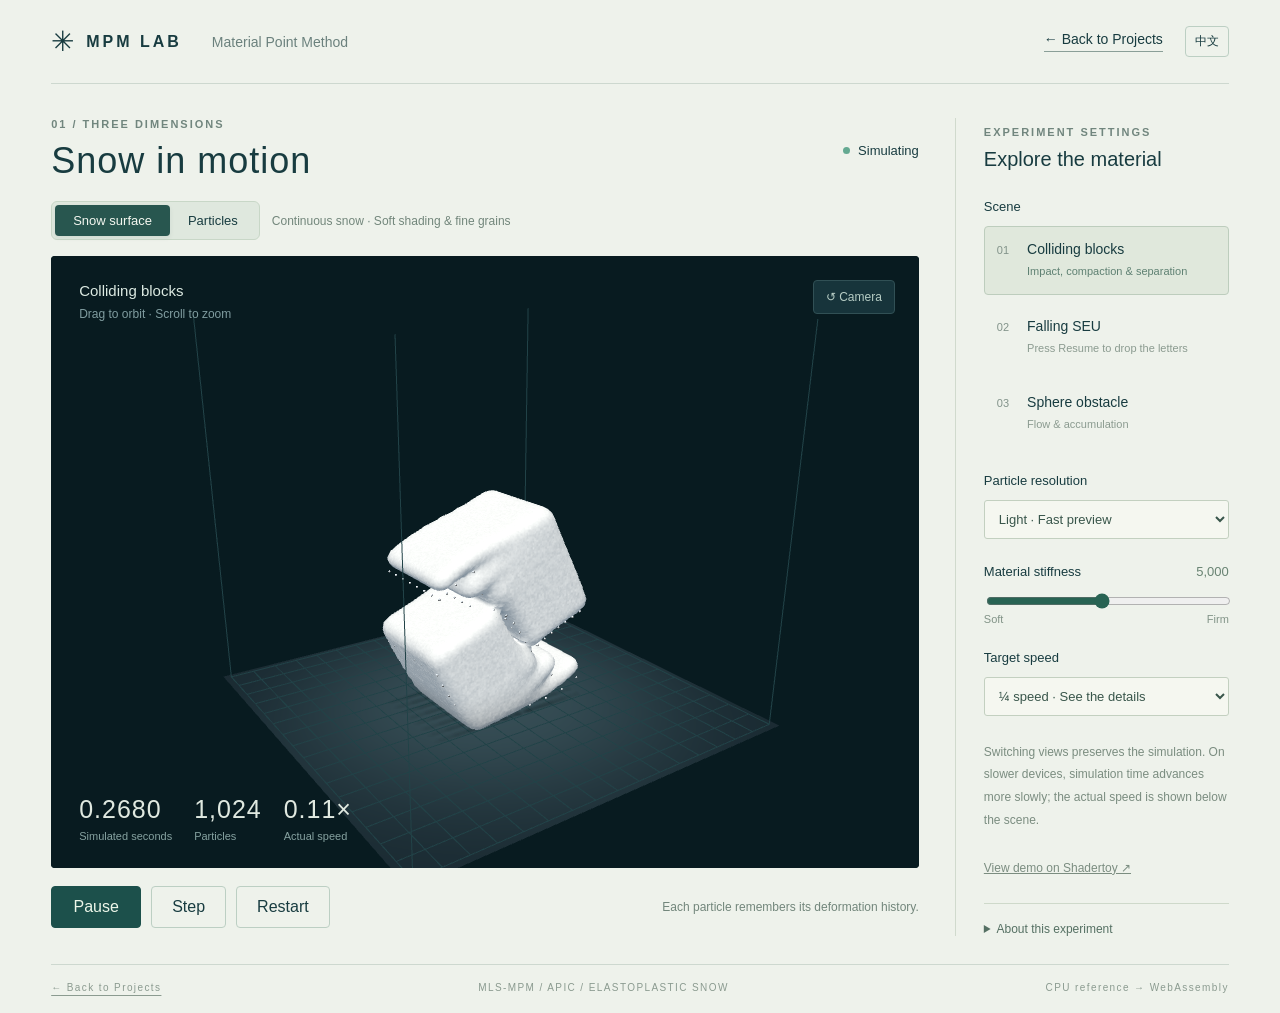
<file: showcase/mpm/index.html>
<!doctype html><html lang="en"><head><meta charset="utf-8"><meta name="viewport" content="width=device-width,initial-scale=1"><title>Snow in motion · MPM Lab</title><link rel="stylesheet" href="style.css"><link rel="icon" href="data:image/svg+xml,%3Csvg xmlns='http://www.w3.org/2000/svg' viewBox='0 0 64 64'%3E%3Crect width='64' height='64' rx='14' fill='%230c272d'/%3E%3Cpath d='M32 10v44M13 21l38 22M13 43l38-22' stroke='%239fe6cf' stroke-width='5'/%3E%3C/svg%3E"><link rel="alternate" hreflang="en" href="index.html"><link rel="alternate" hreflang="zh-CN" href="index-CN.html"></head>
<body data-view="snow"><header><a class="brand" href="./">✳ <span>MPM LAB</span></a><span class="edition">Material Point Method</span><nav class="header-links" aria-label="Pages and language"><a href="../../#projects">← Back to Projects</a><a class="language-link" href="index-CN.html" lang="zh-CN" hreflang="zh-CN" aria-label="切换到中文">中文</a></nav></header>
<main><section class="experiment"><div class="heading"><div><p class="eyebrow">01 / THREE DIMENSIONS</p><h1>Snow in motion</h1></div><span class="live"><i></i><span id="status">Preparing simulation</span></span></div>
<div class="view-toolbar"><div class="view-switch" role="group" aria-label="Display mode"><button data-view="snow" aria-pressed="true">Snow surface</button><button data-view="particles" aria-pressed="false">Particles</button></div><span id="viewNote">Continuous snow · Soft shading & fine grains</span></div><div class="viewport"><canvas id="view" aria-label="Interactive 3D snow simulation"></canvas><div class="canvas-label"><span id="sceneLabel">Colliding blocks</span><small>Drag to orbit · Scroll to zoom</small></div><button id="camera" class="camera" title="Reset camera">↺ Camera</button><div class="stats"><div><span id="time">0.000</span><small>Simulated seconds</small></div><div><span id="count">—</span><small>Particles</small></div><div><span id="rate">—</span><small>Actual speed</small></div></div><div id="error" role="alert" hidden></div></div>
<div class="transport"><button id="play" class="primary" disabled>Pause</button><button id="step" disabled>Step</button><button id="reset" disabled>Restart</button><span class="hint">Each particle remembers its deformation history.</span></div></section>
<aside><p class="eyebrow">EXPERIMENT SETTINGS</p><h2>Explore the material</h2><label class="field-label">Scene</label><div class="scenes"><button data-scene="0" class="selected"><b>01</b><span>Colliding blocks<small>Impact, compaction & separation</small></span></button><button data-scene="1"><b>02</b><span>Falling SEU<small>Press Resume to drop the letters</small></span></button><button data-scene="2"><b>03</b><span>Sphere obstacle<small>Flow & accumulation</small></span></button></div>
<label class="field-label" for="quality">Particle resolution</label><select id="quality"><option value="8">Light · Fast preview</option><option value="10">Standard · Balanced</option><option value="12">Fine · More detail</option></select>
<label class="field-label" for="stiffness">Material stiffness <output id="stiffValue">5,000</output></label><input id="stiffness" type="range" min="500" max="10000" step="500" value="5000"><div class="range-caption"><span>Soft</span><span>Firm</span></div>
<label class="field-label" for="speed">Target speed</label><select id="speed"><option value="0.25">¼ speed · See the details</option><option value="0.5">½ speed</option><option value="1">1× speed</option></select>
<div class="legend" id="particleLegend" hidden><i></i><span>Uncompressed</span><i></i><span>Compacted</span></div><p class="note">Switching views preserves the simulation. On slower devices, simulation time advances more slowly; the actual speed is shown below the scene.</p>
<p class="note"><a class="download" href="https://www.shadertoy.com/view/s3d3Wl" target="_blank" rel="noopener noreferrer">View demo on Shadertoy ↗</a></p><details><summary>About this experiment</summary><p>3D MLS-MPM + APIC with an elastoplastic snow model. WebAssembly runs the same double-precision C++ core as the native reference; WebGL 2 renders the scene.</p><p>The snow surface is reconstructed from particle density, with cool shadows, soft shading and procedural crystal detail. The particle view shows the original samples. Both views share one simulation.</p><p>32³ grid · Fixed step 0.0005 s · Density 400 · Compression threshold 2.5% · Stretch threshold 0.75%. Lengths are in meters; stiffness is in Pa.</p><p><a href="https://github.com/UUNagato/MPM-SnowSimulation" target="_blank" rel="noreferrer">Original project ↗</a></p></details></aside></main>
<footer><a href="../../#projects">← Back to Projects</a><span>MLS-MPM / APIC / ELASTOPLASTIC SNOW</span><span>CPU reference → WebAssembly</span></footer><script type="module" src="app.js"></script></body></html>
</file>
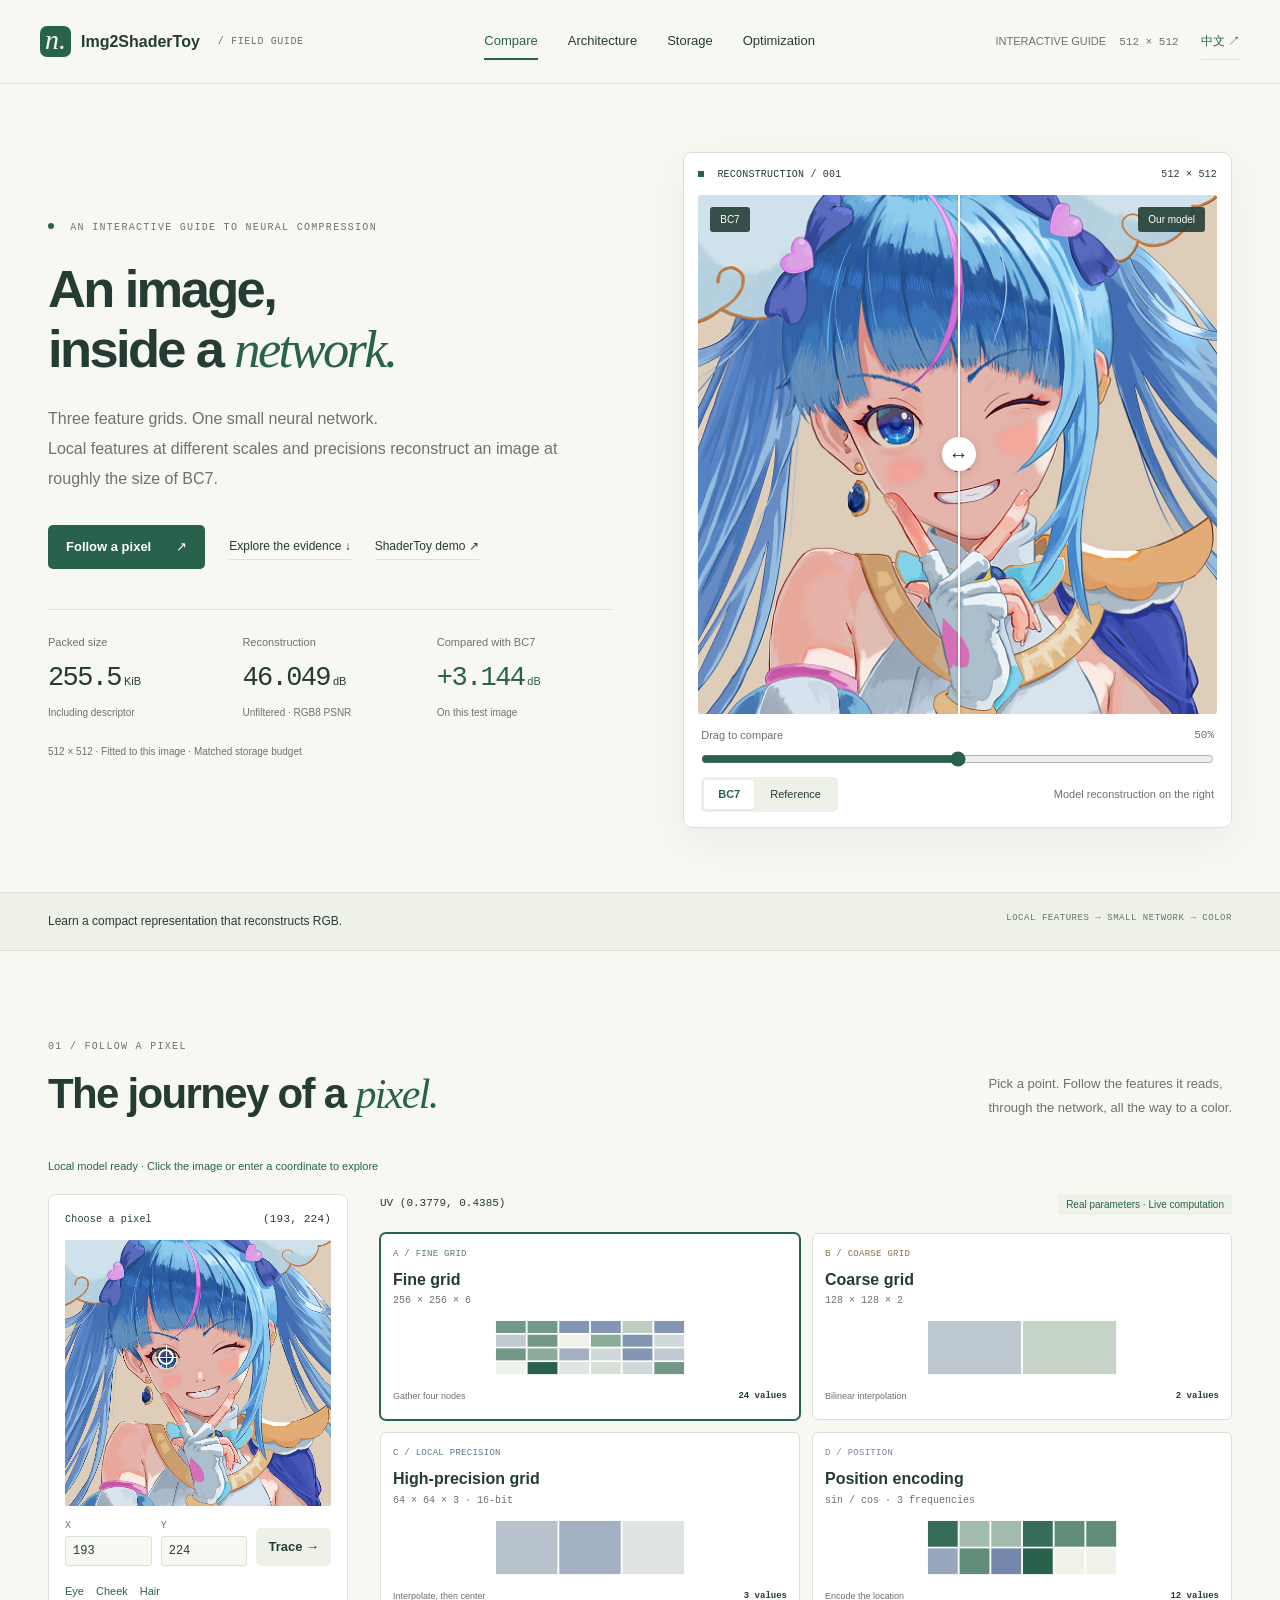
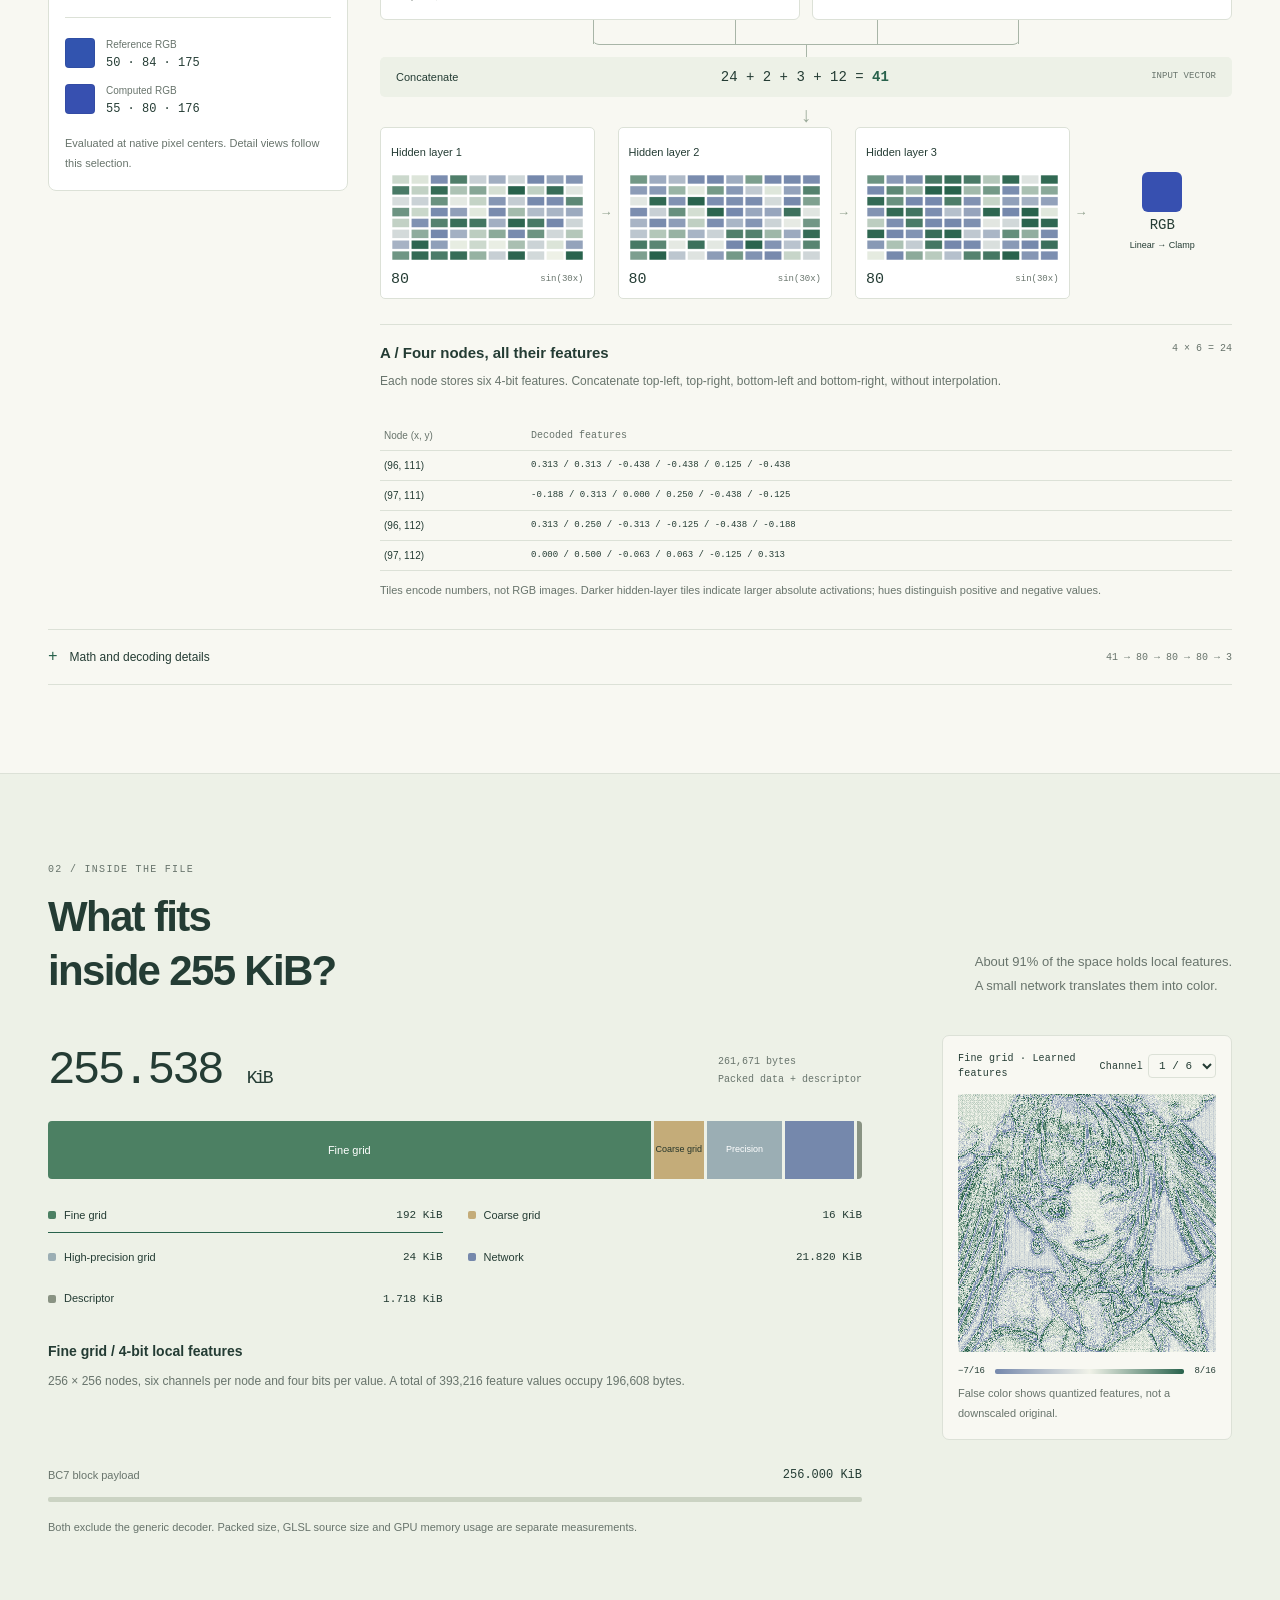
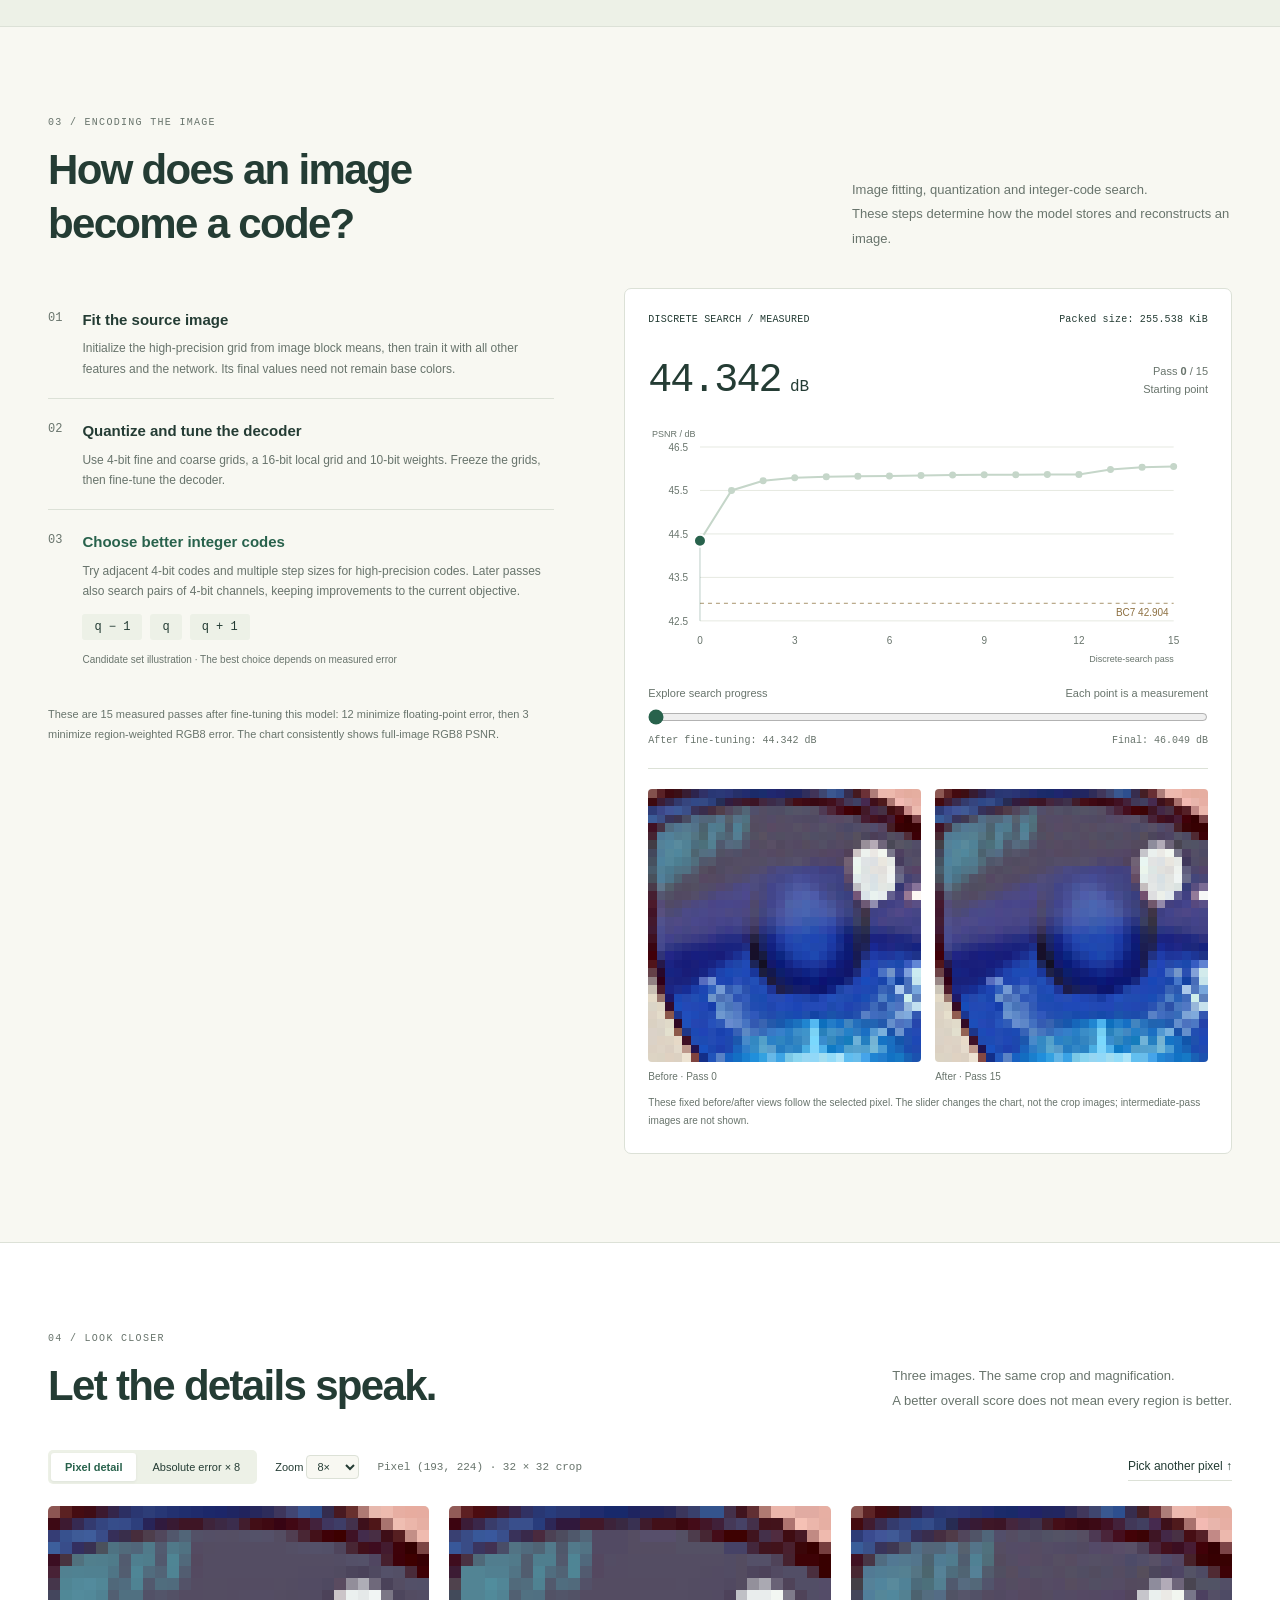
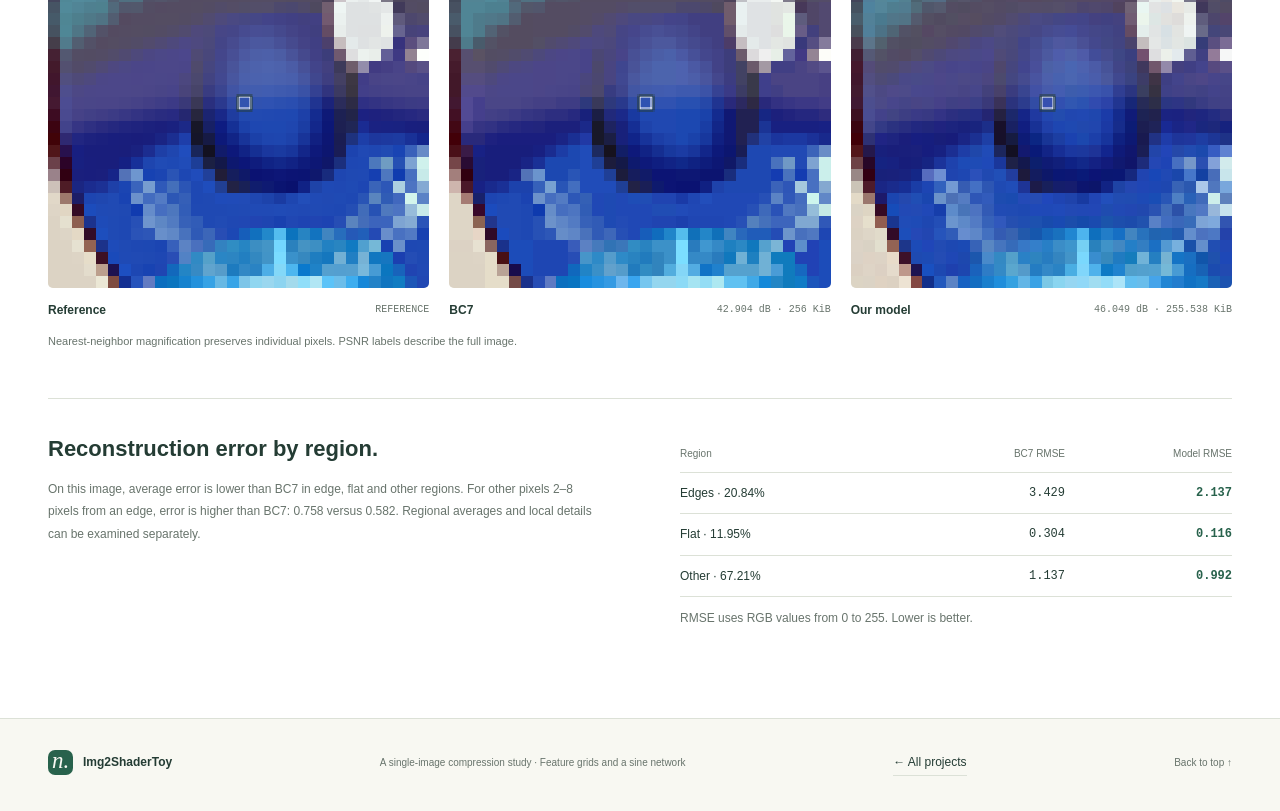
<file: showcase/network-explainer/index.html>
<!doctype html>
<html lang="en">
<head>
  <meta charset="utf-8">
  <meta name="viewport" content="width=device-width,initial-scale=1">
  <meta name="description" content="Explore neural image compression: three feature grids at different precisions and a small sine network reconstruct a pixel.">
  <meta name="color-scheme" content="light">
  <title>An image, inside a network · Img2ShaderToy</title>
  <link rel="icon" href="assets/favicon.svg" type="image/svg+xml">
  <link rel="stylesheet" href="styles.css">
  <script type="module" src="app.mjs"></script>
</head>
<body>
<a class="skip" href="#main">Skip to content</a>
<header class="header">
  <a class="brand" href="#"><span class="brand-mark" aria-hidden="true">n.</span> Img2ShaderToy <span class="brand-note">/ FIELD GUIDE</span></a>
  <nav aria-label="Chapters"><a href="#compare">Compare</a><a href="#architecture">Architecture</a><a href="#storage">Storage</a><a href="#optimization">Optimization</a></nav>
  <div class="header-tools"><span class="edition">INTERACTIVE GUIDE <span>512 × 512</span></span><a class="language-switch" href="index-CN.html" lang="zh-CN" hreflang="zh-CN" aria-label="切换到中文">中文 ↗</a></div>
</header>
<main id="main">
<section class="hero shell" id="compare">
  <div class="hero-copy">
    <p class="eyebrow"><span class="live-dot"></span> AN INTERACTIVE GUIDE TO NEURAL COMPRESSION</p>
    <h1>An image,<br>inside a <span class="serif-accent">network.</span></h1>
    <p class="intro">Three feature grids. One small neural network.<br>Local features at different scales and precisions reconstruct an image at roughly the size of BC7.</p>
    <div class="hero-actions"><a class="button primary" href="#architecture">Follow a pixel <span aria-hidden="true">↗</span></a><a class="text-link" href="#evidence">Explore the evidence ↓</a><a class="text-link" href="https://www.shadertoy.com/view/733GWs" target="_blank" rel="noopener noreferrer">ShaderToy demo ↗</a></div>
    <div class="hero-stats">
      <div><span class="stat-label">Packed size</span><strong>255.5<span> KiB</span></strong><small>Including descriptor</small></div>
      <div><span class="stat-label">Reconstruction</span><strong>46.049<span> dB</span></strong><small>Unfiltered · RGB8 PSNR</small></div>
      <div><span class="stat-label">Compared with BC7</span><strong class="green">+3.144<span> dB</span></strong><small>On this test image</small></div>
    </div>
    <p class="scope-note">512 × 512 · Fitted to this image · Matched storage budget</p>
  </div>
  <div class="comparison-panel">
    <div class="panel-top"><span><span class="mini-square"></span> RECONSTRUCTION / 001</span><span>512 × 512</span></div>
    <div class="compare-stage" id="compare-stage">
      <img id="compare-right" src="assets/neural.png" alt="Test image reconstructed by the neural model" width="512" height="512" draggable="false">
      <img class="compare-left" id="compare-left" src="assets/bc7.png" alt="The same test image reconstructed with BC7" width="512" height="512" draggable="false">
      <span class="image-label left" id="left-label">BC7</span><span class="image-label right">Our model</span>
      <div class="split-line" id="split-line"><span aria-hidden="true">↔</span></div>
    </div>
    <div class="comparison-controls">
      <label class="range-label" for="split">Drag to compare <output id="split-value">50%</output></label>
      <input type="range" id="split" min="0" max="100" value="50" aria-label="Image comparison divider">
      <div class="control-row"><div class="segmented" aria-label="Left comparison image"><button class="active" data-compare="bc7" aria-pressed="true">BC7</button><button data-compare="original" aria-pressed="false">Reference</button></div><span class="small muted">Model reconstruction on the right</span></div>
    </div>
  </div>
</section>
<div class="chapter-strip"><div class="shell"><span>Learn a compact representation that reconstructs RGB.</span><span class="mono">LOCAL FEATURES → SMALL NETWORK → COLOR</span></div></div>

<section id="architecture" class="section shell">
  <div class="section-heading"><div><p class="eyebrow">01 / FOLLOW A PIXEL</p><h2>The journey of a <span class="serif-accent">pixel.</span></h2></div><p>Pick a point. Follow the features it reads,<br>through the network, all the way to a color.</p></div>
  <div id="load-status" class="status" role="status">Loading the local model…</div>
  <div class="explorer">
    <aside class="pixel-panel">
      <div class="panel-top"><span>Choose a pixel</span><span class="mono" id="pixel-coord">(193, 224)</span></div>
      <div class="pixel-stage" id="pixel-stage"><img src="assets/original.png" width="512" height="512" alt="Click the reference image to select a pixel to trace"><span class="crosshair" id="crosshair" aria-hidden="true"></span></div>
      <div class="coordinate-controls"><label>X <input type="number" id="pixel-x" min="0" max="511" value="193"></label><label>Y <input type="number" id="pixel-y" min="0" max="511" value="224"></label><button id="trace-button" class="button compact" disabled>Trace →</button></div>
      <div class="preset-row"><button data-pixel="193,224">Eye</button><button data-pixel="270,278">Cheek</button><button data-pixel="246,91">Hair</button></div>
      <div class="pixel-result"><div><span class="swatch" id="source-swatch"></span><span>Reference RGB<strong id="source-rgb">—</strong></span></div><div><span class="swatch" id="output-swatch"></span><span>Computed RGB<strong id="output-rgb">—</strong></span></div></div>
      <p class="small muted">Evaluated at native pixel centers. Detail views follow this selection.</p>
    </aside>
    <div class="network-panel">
      <div class="network-top"><span class="mono">UV <span id="uv-value">—</span></span><span class="tag">Real parameters · Live computation</span></div>
      <div class="feature-branches">
        <button class="feature-node selected" data-node="fine" aria-pressed="true"><span class="node-index fine-color">A / FINE GRID</span><strong>Fine grid</strong><span class="node-size">256 × 256 × 6</span><canvas id="fine-mini" width="220" height="64" aria-label="24 features from the four selected fine-grid nodes"></canvas><span class="node-foot">Gather four nodes <b>24 values</b></span></button>
        <button class="feature-node" data-node="coarse" aria-pressed="false"><span class="node-index coarse-color">B / COARSE GRID</span><strong>Coarse grid</strong><span class="node-size">128 × 128 × 2</span><canvas id="coarse-mini" width="220" height="64" aria-label="Two interpolated coarse-grid features"></canvas><span class="node-foot">Bilinear interpolation <b>2 values</b></span></button>
        <button class="feature-node" data-node="local" aria-pressed="false"><span class="node-index local-color">C / LOCAL PRECISION</span><strong>High-precision grid</strong><span class="node-size">64 × 64 × 3 · 16-bit</span><canvas id="local-mini" width="220" height="64" aria-label="Three interpolated and centered high-precision features"></canvas><span class="node-foot">Interpolate, then center <b>3 values</b></span></button>
        <button class="feature-node" data-node="position" aria-pressed="false"><span class="node-index position-color">D / POSITION</span><strong>Position encoding</strong><span class="node-size">sin / cos · 3 frequencies</span><canvas id="position-mini" width="220" height="64" aria-label="Twelve Fourier position features at this coordinate"></canvas><span class="node-foot">Encode the location <b>12 values</b></span></button>
      </div>
      <div class="merge-path" aria-hidden="true"><span></span><span></span><span></span><span></span></div>
      <button class="concat-node" data-node="input" aria-pressed="false"><span>Concatenate</span><strong>24 + 2 + 3 + 12 = <em>41</em></strong><span class="mono">INPUT VECTOR</span></button>
      <div class="flow-arrow" aria-hidden="true">↓</div>
      <div class="layer-chain">
        <button class="layer-node" data-node="layer0" aria-pressed="false"><span>Hidden layer 1</span><canvas id="layer0-mini" width="160" height="72" aria-label="80 activations in hidden layer 1"></canvas><strong>80 <small>sin(30x)</small></strong></button><span class="chain-arrow" aria-hidden="true">→</span>
        <button class="layer-node" data-node="layer1" aria-pressed="false"><span>Hidden layer 2</span><canvas id="layer1-mini" width="160" height="72" aria-label="80 activations in hidden layer 2"></canvas><strong>80 <small>sin(30x)</small></strong></button><span class="chain-arrow" aria-hidden="true">→</span>
        <button class="layer-node" data-node="layer2" aria-pressed="false"><span>Hidden layer 3</span><canvas id="layer2-mini" width="160" height="72" aria-label="80 activations in hidden layer 3"></canvas><strong>80 <small>sin(30x)</small></strong></button><span class="chain-arrow" aria-hidden="true">→</span>
        <button class="rgb-node" data-node="output" aria-pressed="false"><span id="network-swatch"></span><strong>RGB</strong><small>Linear → Clamp</small></button>
      </div>
      <div class="node-detail" id="node-detail" aria-live="polite"><p>Once loaded, select a node to inspect its values.</p></div>
      <p class="small muted">Tiles encode numbers, not RGB images. Darker hidden-layer tiles indicate larger absolute activations; hues distinguish positive and negative values.</p>
    </div>
  </div>
  <details class="technical"><summary>Math and decoding details <span>41 → 80 → 80 → 80 → 3</span></summary><div><p>Pixel coordinates use <code>uv = ((x + 0.5) / 512, (y + 0.5) / 512)</code>. At each level, grid coordinates are <code>uv × size − 0.5</code>, with clamped boundaries. Gather four fine-grid nodes; interpolate the coarse and high-precision grids separately. Decode high-precision values as code / 65535, interpolate, then subtract 0.5 for the network input. They are not added directly to the output.</p><p>Position frequencies are 64, 128 and 256 cycles, each producing sin(x), sin(y), cos(x) and cos(y). Hidden layers compute <code>h = sin(30 × (Wh + b))</code>; the output layer maps linearly to RGB, then clamps to [0, 1].</p><p>The JavaScript decoder reads the actual model.bin. Floating-point accumulation differs slightly from the GPU; full-image metrics use the verified RGB8 reconstruction. Display resizing reconstructs the trained pixels before image resampling. Continuous reconstruction at arbitrary coordinates is not assumed.</p><p id="self-check">Reference pixels are checked after loading.</p></div></details>
</section>

<section id="storage" class="storage-section"><div class="shell section">
  <div class="section-heading"><div><p class="eyebrow">02 / INSIDE THE FILE</p><h2>What fits<br>inside 255 KiB?</h2></div><p>About 91% of the space holds local features.<br>A small network translates them into color.</p></div>
  <div class="storage-layout"><div>
    <div class="storage-total"><strong>255.538 <span>KiB</span></strong><span>261,671 bytes<br>Packed data + descriptor</span></div>
    <div class="storage-bar" aria-label="Packed file size breakdown"><button data-storage="fine" style="flex:196608" aria-label="Fine grid 192 KiB" class="fine-bg active">Fine grid</button><button data-storage="coarse" style="flex:16384" aria-label="Coarse grid 16 KiB" class="coarse-bg">Coarse grid</button><button data-storage="local" style="flex:24576" aria-label="High-precision grid 24 KiB" class="local-bg">Precision</button><button data-storage="network" style="flex:22344" aria-label="Network 21.820 KiB" class="network-bg"></button><button data-storage="meta" style="flex:1759" aria-label="Descriptor 1.718 KiB" class="meta-bg"></button></div>
    <div class="storage-legend"><button data-storage="fine" class="active"><i class="fine-bg"></i>Fine grid <b>192 KiB</b></button><button data-storage="coarse"><i class="coarse-bg"></i>Coarse grid <b>16 KiB</b></button><button data-storage="local"><i class="local-bg"></i>High-precision grid <b>24 KiB</b></button><button data-storage="network"><i class="network-bg"></i>Network <b>21.820 KiB</b></button><button data-storage="meta"><i class="meta-bg"></i>Descriptor <b>1.718 KiB</b></button></div>
    <div class="storage-detail" id="storage-detail" aria-live="polite"></div>
    <div class="bc7-budget"><span>BC7 block payload</span><strong>256.000 KiB</strong><span class="budget-line"></span></div>
    <p class="small muted">Both exclude the generic decoder. Packed size, GLSL source size and GPU memory usage are separate measurements.</p>
  </div><div class="grid-view"><div class="panel-top"><span id="grid-title">Fine grid · Learned features</span><label>Channel <select id="grid-channel" aria-label="Select feature channel"></select></label></div><canvas id="grid-canvas" width="256" height="256" aria-label="Actual grid values of the selected feature channel"></canvas><div class="grid-caption"><span id="grid-min">−7/16</span><span class="color-scale"></span><span id="grid-max">8/16</span></div><p class="small muted">False color shows quantized features, not a downscaled original.</p></div></div>
</div></section>

<section id="optimization" class="section shell">
  <div class="section-heading"><div><p class="eyebrow">03 / ENCODING THE IMAGE</p><h2>How does an image<br>become a code?</h2></div><p>Image fitting, quantization and integer-code search.<br>These steps determine how the model stores and reconstructs an image.</p></div>
  <div class="optimization-layout"><div class="optimization-story"><ol class="training-steps"><li><span>01</span><div><strong>Fit the source image</strong><p>Initialize the high-precision grid from image block means, then train it with all other features and the network. Its final values need not remain base colors.</p></div></li><li><span>02</span><div><strong>Quantize and tune the decoder</strong><p>Use 4-bit fine and coarse grids, a 16-bit local grid and 10-bit weights. Freeze the grids, then fine-tune the decoder.</p></div></li><li class="highlight-step"><span>03</span><div><strong>Choose better integer codes</strong><p>Try adjacent 4-bit codes and multiple step sizes for high-precision codes. Later passes also search pairs of 4-bit channels, keeping improvements to the current objective.</p><div class="code-choices"><span>q − 1</span><span>q</span><span>q + 1</span></div><small>Candidate set illustration · The best choice depends on measured error</small></div></li></ol><p class="small muted">These are 15 measured passes after fine-tuning this model: 12 minimize floating-point error, then 3 minimize region-weighted RGB8 error. The chart consistently shows full-image RGB8 PSNR.</p></div>
  <div class="history-panel"><div class="panel-top"><span>DISCRETE SEARCH / MEASURED</span><span>Packed size: 255.538 KiB</span></div><div class="history-metric"><strong id="history-score">44.342<span> dB</span></strong><span>Pass <b id="history-pass">0</b> / 15<br><span id="history-changes">Starting point</span></span></div><svg id="history-chart" viewBox="0 0 560 245" role="img" aria-label="RGB8 PSNR over discrete-search passes"></svg><label class="range-label" for="history-slider">Explore search progress <span>Each point is a measurement</span></label><input type="range" id="history-slider" min="0" max="15" value="0"><div class="history-endpoints"><span>After fine-tuning: 44.342 dB</span><span>Final: 46.049 dB</span></div><div class="search-crops"><figure><canvas id="search-before" width="256" height="256" aria-label="Selected crop before discrete search"></canvas><figcaption>Before · Pass 0</figcaption></figure><figure><canvas id="search-after" width="256" height="256" aria-label="The same crop after fifteen search passes"></canvas><figcaption>After · Pass 15</figcaption></figure></div><p class="small muted">These fixed before/after views follow the selected pixel. The slider changes the chart, not the crop images; intermediate-pass images are not shown.</p></div></div>
</section>

<section id="evidence" class="evidence-section"><div class="shell section">
  <div class="section-heading"><div><p class="eyebrow">04 / LOOK CLOSER</p><h2>Let the details speak.</h2></div><p>Three images. The same crop and magnification.<br>A better overall score does not mean every region is better.</p></div>
  <div class="detail-toolbar"><div class="segmented" aria-label="Comparison mode"><button data-detail="color" class="active" aria-pressed="true">Pixel detail</button><button data-detail="error" aria-pressed="false">Absolute error × 8</button></div><label>Zoom <select id="zoom"><option value="64">4×</option><option value="32" selected>8×</option><option value="16">16×</option></select></label><span class="mono" id="crop-coord">Centered on (193, 224)</span><a href="#architecture" class="text-link">Pick another pixel ↑</a></div>
  <div class="crop-grid"><figure><canvas id="crop-original" width="256" height="256" aria-label="Magnified reference crop"></canvas><figcaption><strong>Reference</strong><span>REFERENCE</span></figcaption></figure><figure><canvas id="crop-bc7" width="256" height="256" aria-label="Magnified BC7 crop at the same location"></canvas><figcaption><strong>BC7</strong><span>42.904 dB · 256 KiB</span></figcaption></figure><figure><canvas id="crop-neural" width="256" height="256" aria-label="Magnified neural crop at the same location"></canvas><figcaption><strong>Our model</strong><span>46.049 dB · 255.538 KiB</span></figcaption></figure></div>
  <p class="small muted" id="error-note">Nearest-neighbor magnification preserves individual pixels. PSNR labels describe the full image.</p>
  <div class="evidence-bottom">
    <div class="region-summary"><h3>Reconstruction error by region.</h3><p>On this image, average error is lower than BC7 in edge, flat and other regions. For other pixels 2–8 pixels from an edge, error is higher than BC7: 0.758 versus 0.582. Regional averages and local details can be examined separately.</p></div>
    <div class="region-metrics"><div class="table-scroll"><table><thead><tr><th>Region</th><th>BC7 RMSE</th><th>Model RMSE</th></tr></thead><tbody><tr><td>Edges · 20.84%</td><td>3.429</td><td class="green">2.137</td></tr><tr><td>Flat · 11.95%</td><td>0.304</td><td class="green">0.116</td></tr><tr><td>Other · 67.21%</td><td>1.137</td><td class="green">0.992</td></tr></tbody></table></div><p class="small muted">RMSE uses RGB values from 0 to 255. Lower is better.</p></div>
  </div>
</div></section>
</main>
<footer class="shell footer"><a class="brand" href="#"><span class="brand-mark">n.</span> Img2ShaderToy</a><span>A single-image compression study · Feature grids and a sine network</span><a class="text-link" href="../../#projects">← All projects</a><a href="#">Back to top ↑</a></footer>
<noscript><p class="no-script">Images and explanations work without JavaScript. Enable it for pixel tracing and interactive comparisons.</p></noscript>
</body></html>
</file>
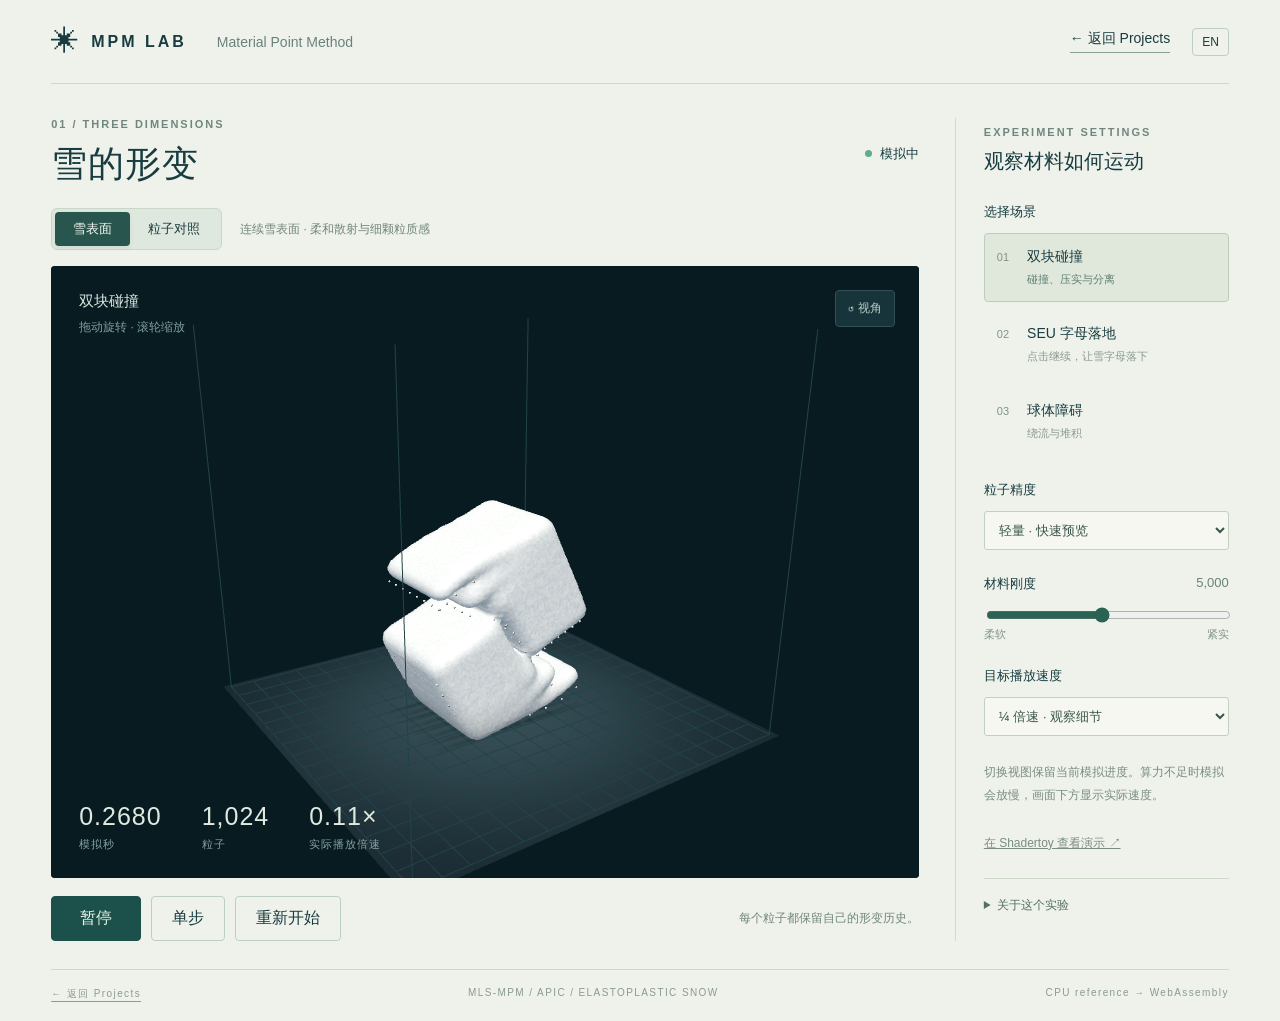
<file: showcase/mpm/index-CN.html>
<!doctype html><html lang="zh-CN"><head><meta charset="utf-8"><meta name="viewport" content="width=device-width,initial-scale=1"><title>雪的形变 · MPM Lab</title><link rel="stylesheet" href="style.css"><link rel="icon" href="data:image/svg+xml,%3Csvg xmlns='http://www.w3.org/2000/svg' viewBox='0 0 64 64'%3E%3Crect width='64' height='64' rx='14' fill='%230c272d'/%3E%3Cpath d='M32 10v44M13 21l38 22M13 43l38-22' stroke='%239fe6cf' stroke-width='5'/%3E%3C/svg%3E"><link rel="alternate" hreflang="en" href="index.html"><link rel="alternate" hreflang="zh-CN" href="index-CN.html"></head>
<body data-view="snow"><header><a class="brand" href="index-CN.html">✳ <span>MPM LAB</span></a><span class="edition">Material Point Method</span><nav class="header-links" aria-label="页面与语言"><a href="../../#projects">← 返回 Projects</a><a class="language-link" href="index.html" lang="en" hreflang="en" aria-label="Switch to English">EN</a></nav></header>
<main><section class="experiment"><div class="heading"><div><p class="eyebrow">01 / THREE DIMENSIONS</p><h1>雪的形变</h1></div><span class="live"><i></i><span id="status">准备模拟</span></span></div>
<div class="view-toolbar"><div class="view-switch" role="group" aria-label="显示方式"><button data-view="snow" aria-pressed="true">雪表面</button><button data-view="particles" aria-pressed="false">粒子对照</button></div><span id="viewNote">连续雪表面 · 柔和散射与细颗粒质感</span></div><div class="viewport"><canvas id="view" aria-label="可旋转的三维雪模拟"></canvas><div class="canvas-label"><span id="sceneLabel">双块碰撞</span><small>拖动旋转 · 滚轮缩放</small></div><button id="camera" class="camera" title="恢复视角">↺ 视角</button><div class="stats"><div><span id="time">0.000</span><small>模拟秒</small></div><div><span id="count">—</span><small>粒子</small></div><div><span id="rate">—</span><small>实际播放倍速</small></div></div><div id="error" role="alert" hidden></div></div>
<div class="transport"><button id="play" class="primary" disabled>暂停</button><button id="step" disabled>单步</button><button id="reset" disabled>重新开始</button><span class="hint">每个粒子都保留自己的形变历史。</span></div></section>
<aside><p class="eyebrow">EXPERIMENT SETTINGS</p><h2>观察材料如何运动</h2><label class="field-label">选择场景</label><div class="scenes"><button data-scene="0" class="selected"><b>01</b><span>双块碰撞<small>碰撞、压实与分离</small></span></button><button data-scene="1"><b>02</b><span>SEU 字母落地<small>点击继续，让雪字母落下</small></span></button><button data-scene="2"><b>03</b><span>球体障碍<small>绕流与堆积</small></span></button></div>
<label class="field-label" for="quality">粒子精度</label><select id="quality"><option value="8">轻量 · 快速预览</option><option value="10">标准 · 均衡精度</option><option value="12">细致 · 更多细节</option></select>
<label class="field-label" for="stiffness">材料刚度 <output id="stiffValue">5,000</output></label><input id="stiffness" type="range" min="500" max="10000" step="500" value="5000"><div class="range-caption"><span>柔软</span><span>紧实</span></div>
<label class="field-label" for="speed">目标播放速度</label><select id="speed"><option value="0.25">¼ 倍速 · 观察细节</option><option value="0.5">½ 倍速</option><option value="1">1 倍速</option></select>
<div class="legend" id="particleLegend" hidden><i></i><span>未压实</span><i></i><span>已压实</span></div><p class="note">切换视图保留当前模拟进度。算力不足时模拟会放慢，画面下方显示实际速度。</p>
<p class="note"><a class="download" href="https://www.shadertoy.com/view/s3d3Wl" target="_blank" rel="noopener noreferrer">在 Shadertoy 查看演示 ↗</a></p><details><summary>关于这个实验</summary><p>三维 MLS-MPM + APIC，雪的弹塑性模型。浏览器通过 WebAssembly 运行与本机相同的双精度 C++ 核心，绘制使用 WebGL 2。</p><p>雪表面由粒子密度重建三维网格，使用冷色阴影、柔和明暗和程序化雪晶细节；粒子对照显示原始采样点。两种视图共用同一个模拟。</p><p>32³ 网格 · 固定步长 0.0005 s · 密度 400 · 压缩阈值 2.5% · 拉伸阈值 0.75%。长度以米计；刚度单位 Pa。</p><p><a href="https://github.com/UUNagato/MPM-SnowSimulation" target="_blank" rel="noreferrer">原始项目 ↗</a></p></details></aside></main>
<footer><a href="../../#projects">← 返回 Projects</a><span>MLS-MPM / APIC / ELASTOPLASTIC SNOW</span><span>CPU reference → WebAssembly</span></footer><script type="module" src="app.js"></script></body></html>
</file>
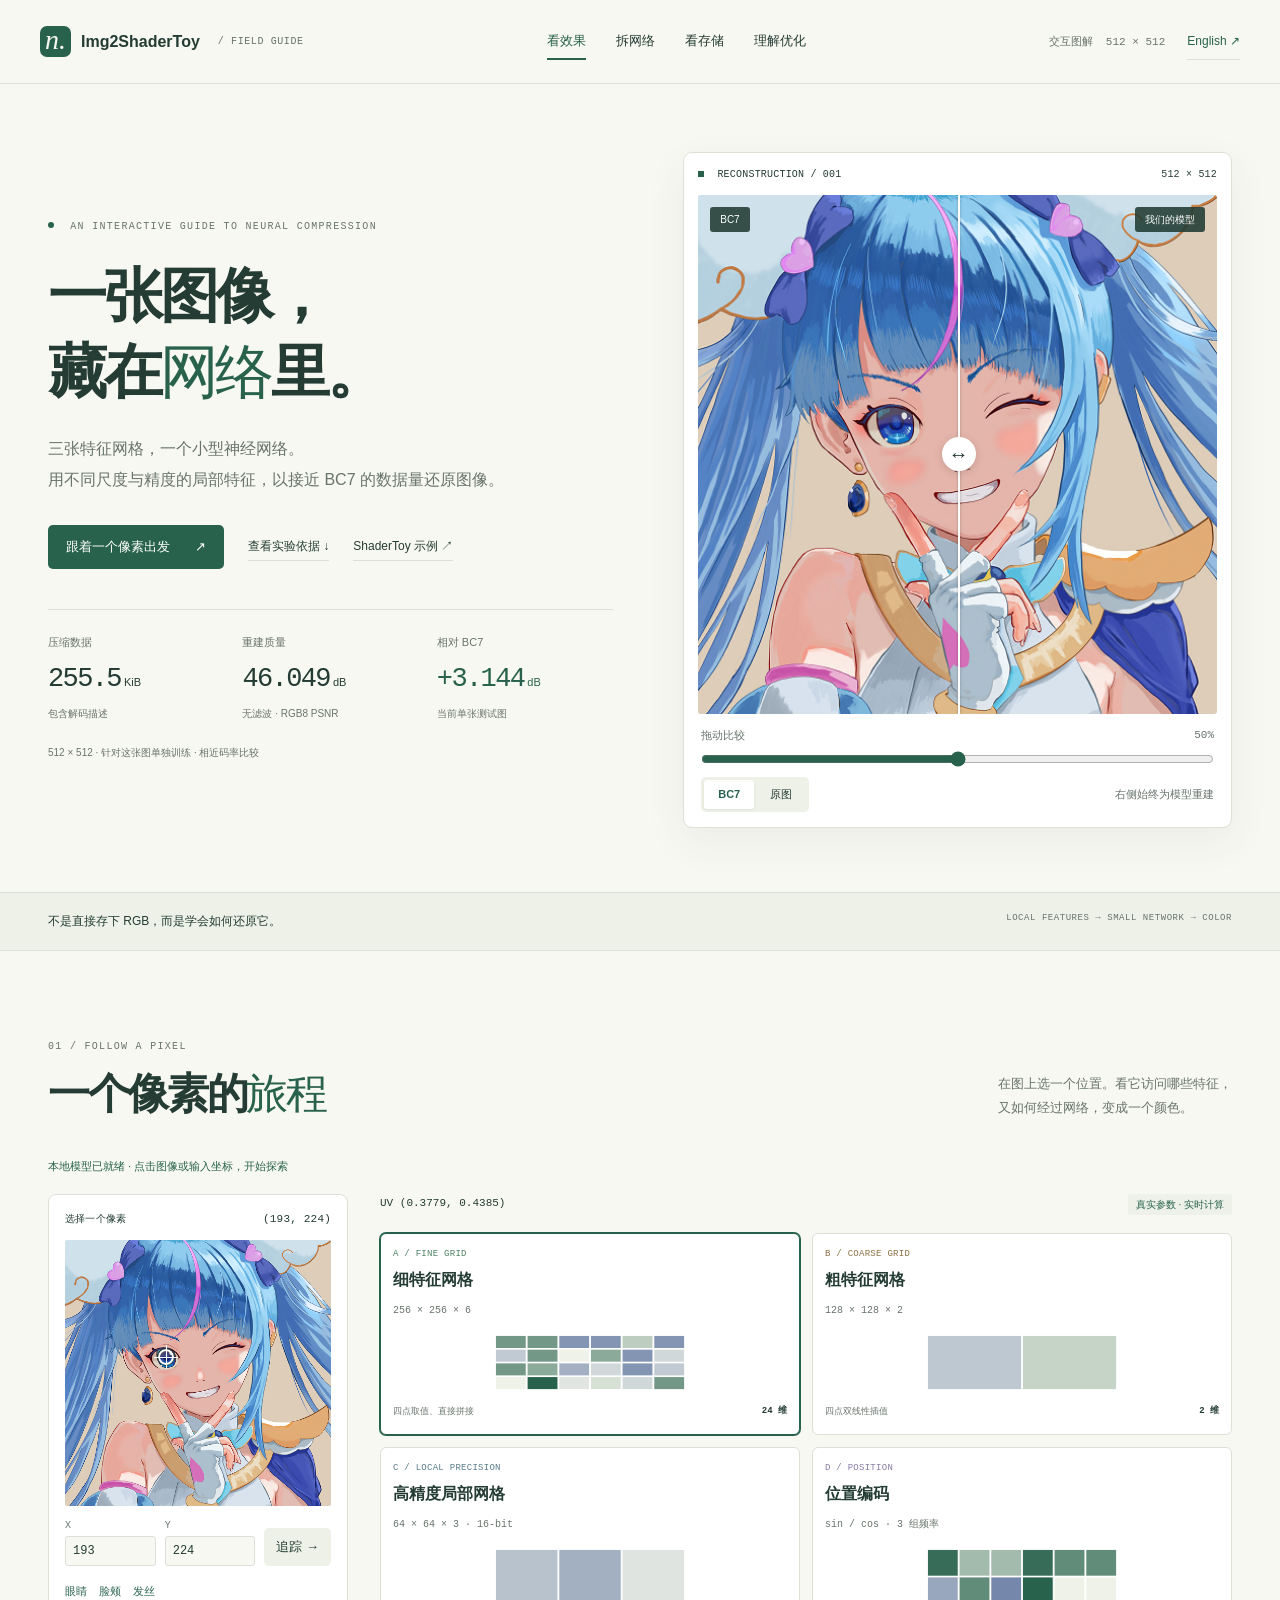
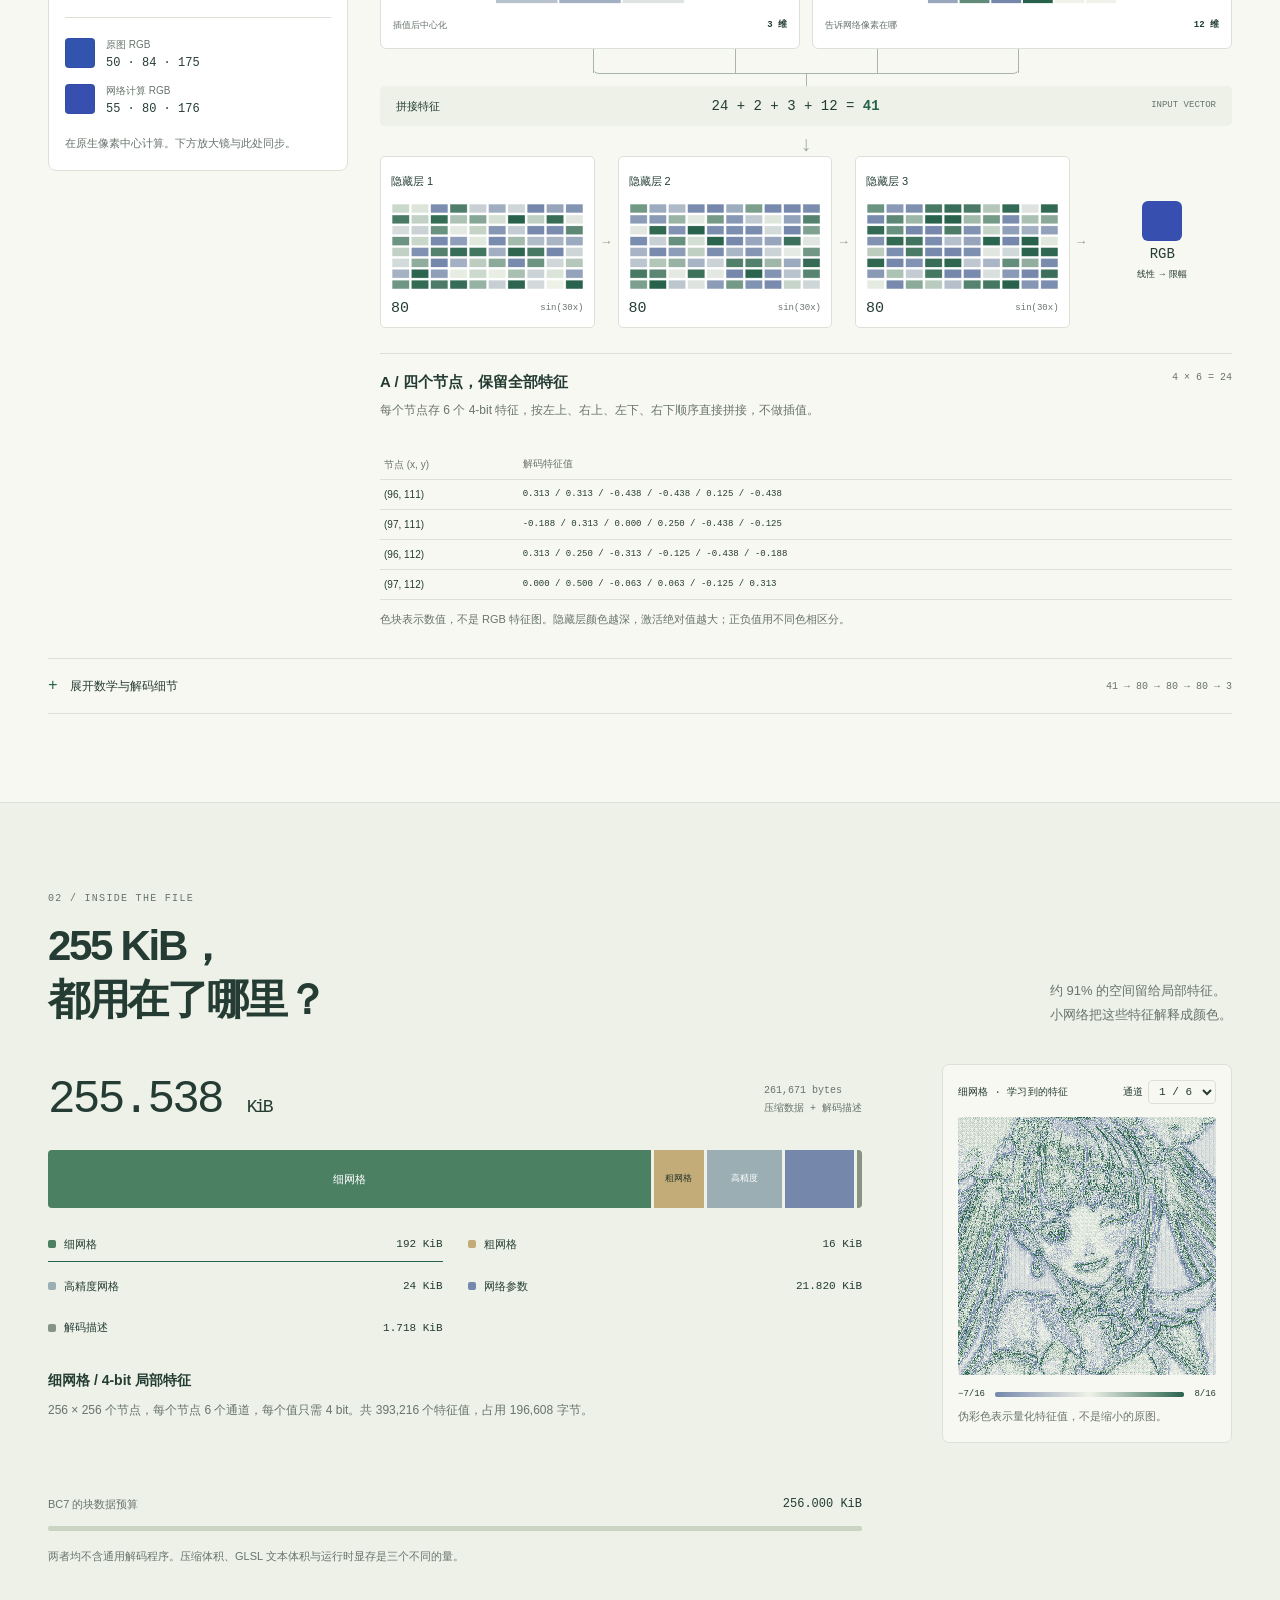
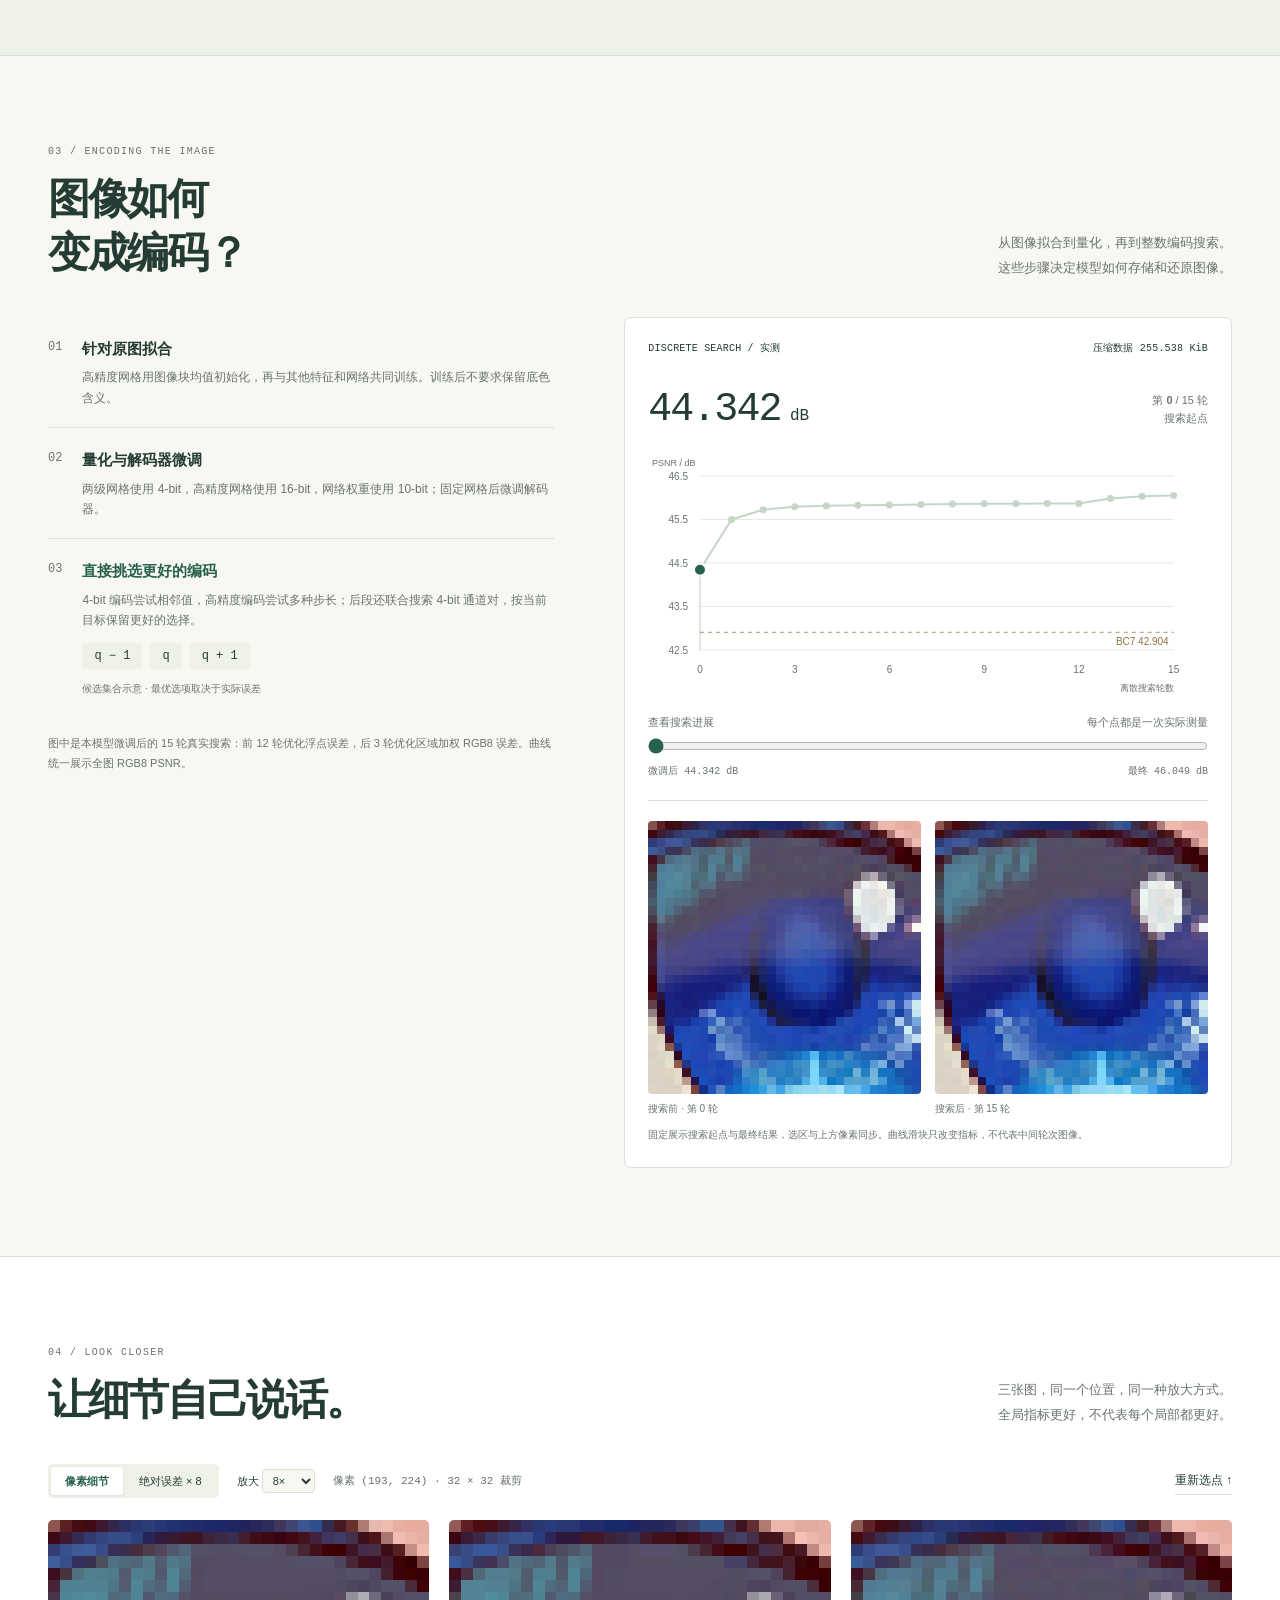
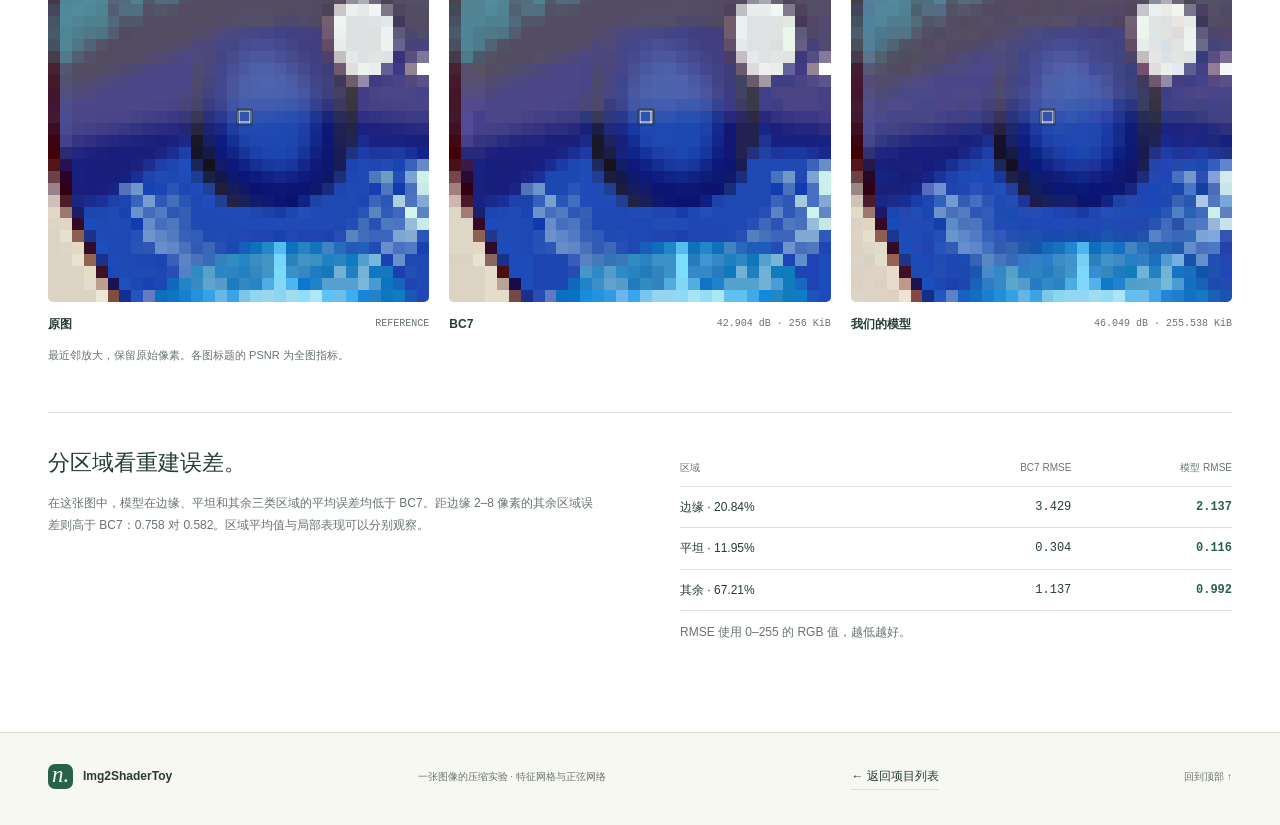
<file: showcase/network-explainer/index-CN.html>
<!doctype html>
<html lang="zh-CN">
<head>
  <meta charset="utf-8">
  <meta name="viewport" content="width=device-width,initial-scale=1">
  <meta name="description" content="交互探索图像神经压缩：三张不同精度的特征网格与一个小型正弦网络，如何还原一个像素。">
  <meta name="color-scheme" content="light">
  <title>一张图像，藏在网络里 · Img2ShaderToy</title>
  <link rel="icon" href="assets/favicon.svg" type="image/svg+xml">
  <link rel="stylesheet" href="styles.css">
  <script type="module" src="app.mjs"></script>
</head>
<body>
<a class="skip" href="#main">跳到正文</a>
<header class="header">
  <a class="brand" href="#"><span class="brand-mark" aria-hidden="true">n.</span> Img2ShaderToy <span class="brand-note">/ FIELD GUIDE</span></a>
  <nav aria-label="章节"><a href="#compare">看效果</a><a href="#architecture">拆网络</a><a href="#storage">看存储</a><a href="#optimization">理解优化</a></nav>
  <div class="header-tools"><span class="edition">交互图解 <span>512 × 512</span></span><a class="language-switch" href="index.html" lang="en" hreflang="en" aria-label="Switch to English">English ↗</a></div>
</header>
<main id="main">
<section class="hero shell" id="compare">
  <div class="hero-copy">
    <p class="eyebrow"><span class="live-dot"></span> AN INTERACTIVE GUIDE TO NEURAL COMPRESSION</p>
    <h1>一张图像，<br>藏在<span class="serif-accent">网络</span>里。</h1>
    <p class="intro">三张特征网格，一个小型神经网络。<br>用不同尺度与精度的局部特征，以接近 BC7 的数据量还原图像。</p>
    <div class="hero-actions"><a class="button primary" href="#architecture">跟着一个像素出发 <span aria-hidden="true">↗</span></a><a class="text-link" href="#evidence">查看实验依据 ↓</a><a class="text-link" href="https://www.shadertoy.com/view/733GWs" target="_blank" rel="noopener noreferrer">ShaderToy 示例 ↗</a></div>
    <div class="hero-stats">
      <div><span class="stat-label">压缩数据</span><strong>255.5<span> KiB</span></strong><small>包含解码描述</small></div>
      <div><span class="stat-label">重建质量</span><strong>46.049<span> dB</span></strong><small>无滤波 · RGB8 PSNR</small></div>
      <div><span class="stat-label">相对 BC7</span><strong class="green">+3.144<span> dB</span></strong><small>当前单张测试图</small></div>
    </div>
    <p class="scope-note">512 × 512 · 针对这张图单独训练 · 相近码率比较</p>
  </div>
  <div class="comparison-panel">
    <div class="panel-top"><span><span class="mini-square"></span> RECONSTRUCTION / 001</span><span>512 × 512</span></div>
    <div class="compare-stage" id="compare-stage">
      <img id="compare-right" src="assets/neural.png" alt="神经模型重建的测试图" width="512" height="512" draggable="false">
      <img class="compare-left" id="compare-left" src="assets/bc7.png" alt="BC7 重建的同一测试图" width="512" height="512" draggable="false">
      <span class="image-label left" id="left-label">BC7</span><span class="image-label right">我们的模型</span>
      <div class="split-line" id="split-line"><span aria-hidden="true">↔</span></div>
    </div>
    <div class="comparison-controls">
      <label class="range-label" for="split">拖动比较 <output id="split-value">50%</output></label>
      <input type="range" id="split" min="0" max="100" value="50" aria-label="图像比较分割位置">
      <div class="control-row"><div class="segmented" aria-label="左侧对比图"><button class="active" data-compare="bc7" aria-pressed="true">BC7</button><button data-compare="original" aria-pressed="false">原图</button></div><span class="small muted">右侧始终为模型重建</span></div>
    </div>
  </div>
</section>
<div class="chapter-strip"><div class="shell"><span>不是直接存下 RGB，而是学会如何还原它。</span><span class="mono">LOCAL FEATURES → SMALL NETWORK → COLOR</span></div></div>

<section id="architecture" class="section shell">
  <div class="section-heading"><div><p class="eyebrow">01 / FOLLOW A PIXEL</p><h2>一个像素的<span class="serif-accent">旅程</span></h2></div><p>在图上选一个位置。看它访问哪些特征，<br>又如何经过网络，变成一个颜色。</p></div>
  <div id="load-status" class="status" role="status">正在载入本地模型…</div>
  <div class="explorer">
    <aside class="pixel-panel">
      <div class="panel-top"><span>选择一个像素</span><span class="mono" id="pixel-coord">(193, 224)</span></div>
      <div class="pixel-stage" id="pixel-stage"><img src="assets/original.png" width="512" height="512" alt="点击原图选择要追踪的像素"><span class="crosshair" id="crosshair" aria-hidden="true"></span></div>
      <div class="coordinate-controls"><label>X <input type="number" id="pixel-x" min="0" max="511" value="193"></label><label>Y <input type="number" id="pixel-y" min="0" max="511" value="224"></label><button id="trace-button" class="button compact" disabled>追踪 →</button></div>
      <div class="preset-row"><button data-pixel="193,224">眼睛</button><button data-pixel="270,278">脸颊</button><button data-pixel="246,91">发丝</button></div>
      <div class="pixel-result"><div><span class="swatch" id="source-swatch"></span><span>原图 RGB<strong id="source-rgb">—</strong></span></div><div><span class="swatch" id="output-swatch"></span><span>网络计算 RGB<strong id="output-rgb">—</strong></span></div></div>
      <p class="small muted">在原生像素中心计算。下方放大镜与此处同步。</p>
    </aside>
    <div class="network-panel">
      <div class="network-top"><span class="mono">UV <span id="uv-value">—</span></span><span class="tag">真实参数 · 实时计算</span></div>
      <div class="feature-branches">
        <button class="feature-node selected" data-node="fine" aria-pressed="true"><span class="node-index fine-color">A / FINE GRID</span><strong>细特征网格</strong><span class="node-size">256 × 256 × 6</span><canvas id="fine-mini" width="220" height="64" aria-label="细网格当前四个节点的 24 个特征"></canvas><span class="node-foot">四点取值、直接拼接 <b>24 维</b></span></button>
        <button class="feature-node" data-node="coarse" aria-pressed="false"><span class="node-index coarse-color">B / COARSE GRID</span><strong>粗特征网格</strong><span class="node-size">128 × 128 × 2</span><canvas id="coarse-mini" width="220" height="64" aria-label="粗网格插值得到的两个特征"></canvas><span class="node-foot">四点双线性插值 <b>2 维</b></span></button>
        <button class="feature-node" data-node="local" aria-pressed="false"><span class="node-index local-color">C / LOCAL PRECISION</span><strong>高精度局部网格</strong><span class="node-size">64 × 64 × 3 · 16-bit</span><canvas id="local-mini" width="220" height="64" aria-label="高精度网格插值并中心化的三个特征"></canvas><span class="node-foot">插值后中心化 <b>3 维</b></span></button>
        <button class="feature-node" data-node="position" aria-pressed="false"><span class="node-index position-color">D / POSITION</span><strong>位置编码</strong><span class="node-size">sin / cos · 3 组频率</span><canvas id="position-mini" width="220" height="64" aria-label="当前坐标的十二个 Fourier 位置特征"></canvas><span class="node-foot">告诉网络像素在哪 <b>12 维</b></span></button>
      </div>
      <div class="merge-path" aria-hidden="true"><span></span><span></span><span></span><span></span></div>
      <button class="concat-node" data-node="input" aria-pressed="false"><span>拼接特征</span><strong>24 + 2 + 3 + 12 = <em>41</em></strong><span class="mono">INPUT VECTOR</span></button>
      <div class="flow-arrow" aria-hidden="true">↓</div>
      <div class="layer-chain">
        <button class="layer-node" data-node="layer0" aria-pressed="false"><span>隐藏层 1</span><canvas id="layer0-mini" width="160" height="72" aria-label="第一层 80 个激活值"></canvas><strong>80 <small>sin(30x)</small></strong></button><span class="chain-arrow" aria-hidden="true">→</span>
        <button class="layer-node" data-node="layer1" aria-pressed="false"><span>隐藏层 2</span><canvas id="layer1-mini" width="160" height="72" aria-label="第二层 80 个激活值"></canvas><strong>80 <small>sin(30x)</small></strong></button><span class="chain-arrow" aria-hidden="true">→</span>
        <button class="layer-node" data-node="layer2" aria-pressed="false"><span>隐藏层 3</span><canvas id="layer2-mini" width="160" height="72" aria-label="第三层 80 个激活值"></canvas><strong>80 <small>sin(30x)</small></strong></button><span class="chain-arrow" aria-hidden="true">→</span>
        <button class="rgb-node" data-node="output" aria-pressed="false"><span id="network-swatch"></span><strong>RGB</strong><small>线性 → 限幅</small></button>
      </div>
      <div class="node-detail" id="node-detail" aria-live="polite"><p>载入后，点击任意节点查看它的数值。</p></div>
      <p class="small muted">色块表示数值，不是 RGB 特征图。隐藏层颜色越深，激活绝对值越大；正负值用不同色相区分。</p>
    </div>
  </div>
  <details class="technical"><summary>展开数学与解码细节 <span>41 → 80 → 80 → 80 → 3</span></summary><div><p>像素坐标使用 <code>uv = ((x + 0.5) / 512, (y + 0.5) / 512)</code>。每级网格坐标为 <code>uv × size − 0.5</code>，边界取值 Clamp。细网格四点直接拼接；粗网格与高精度网格分别双线性插值。高精度值按 code / 65535 解码，插值后减去 0.5 作为网络输入，不直接叠加到输出。</p><p>位置编码频率为 64、128、256 cycles，分别产生 sin(x)、sin(y)、cos(x)、cos(y)。隐藏层为 <code>h = sin(30 × (Wh + b))</code>，输出层线性映射到 RGB 后限制在 [0, 1]。</p><p>此处 JavaScript 解码器从真实的 model.bin 读取参数，浮点累计与 GPU 存在细微差异；全图指标来自已验证的 RGB8 重建。改变显示大小时先还原训练像素，再做图像重采样，不假设网络具有任意坐标的连续重建能力。</p><p id="self-check">载入后执行参考像素校验。</p></div></details>
</section>

<section id="storage" class="storage-section"><div class="shell section">
  <div class="section-heading"><div><p class="eyebrow">02 / INSIDE THE FILE</p><h2>255 KiB，<br>都用在了哪里？</h2></div><p>约 91% 的空间留给局部特征。<br>小网络把这些特征解释成颜色。</p></div>
  <div class="storage-layout"><div>
    <div class="storage-total"><strong>255.538 <span>KiB</span></strong><span>261,671 bytes<br>压缩数据 + 解码描述</span></div>
    <div class="storage-bar" aria-label="压缩文件大小构成"><button data-storage="fine" style="flex:196608" aria-label="细网格 192 KiB" class="fine-bg active">细网格</button><button data-storage="coarse" style="flex:16384" aria-label="粗网格 16 KiB" class="coarse-bg">粗网格</button><button data-storage="local" style="flex:24576" aria-label="高精度网格 24 KiB" class="local-bg">高精度</button><button data-storage="network" style="flex:22344" aria-label="网络参数 21.820 KiB" class="network-bg"></button><button data-storage="meta" style="flex:1759" aria-label="解码描述 1.718 KiB" class="meta-bg"></button></div>
    <div class="storage-legend"><button data-storage="fine" class="active"><i class="fine-bg"></i>细网格 <b>192 KiB</b></button><button data-storage="coarse"><i class="coarse-bg"></i>粗网格 <b>16 KiB</b></button><button data-storage="local"><i class="local-bg"></i>高精度网格 <b>24 KiB</b></button><button data-storage="network"><i class="network-bg"></i>网络参数 <b>21.820 KiB</b></button><button data-storage="meta"><i class="meta-bg"></i>解码描述 <b>1.718 KiB</b></button></div>
    <div class="storage-detail" id="storage-detail" aria-live="polite"></div>
    <div class="bc7-budget"><span>BC7 的块数据预算</span><strong>256.000 KiB</strong><span class="budget-line"></span></div>
    <p class="small muted">两者均不含通用解码程序。压缩体积、GLSL 文本体积与运行时显存是三个不同的量。</p>
  </div><div class="grid-view"><div class="panel-top"><span id="grid-title">细网格 · 学习到的特征</span><label>通道 <select id="grid-channel" aria-label="查看特征通道"></select></label></div><canvas id="grid-canvas" width="256" height="256" aria-label="当前选定特征通道的真实网格值"></canvas><div class="grid-caption"><span id="grid-min">−7/16</span><span class="color-scale"></span><span id="grid-max">8/16</span></div><p class="small muted">伪彩色表示量化特征值，不是缩小的原图。</p></div></div>
</div></section>

<section id="optimization" class="section shell">
  <div class="section-heading"><div><p class="eyebrow">03 / ENCODING THE IMAGE</p><h2>图像如何<br>变成编码？</h2></div><p>从图像拟合到量化，再到整数编码搜索。<br>这些步骤决定模型如何存储和还原图像。</p></div>
  <div class="optimization-layout"><div class="optimization-story"><ol class="training-steps"><li><span>01</span><div><strong>针对原图拟合</strong><p>高精度网格用图像块均值初始化，再与其他特征和网络共同训练。训练后不要求保留底色含义。</p></div></li><li><span>02</span><div><strong>量化与解码器微调</strong><p>两级网格使用 4-bit，高精度网格使用 16-bit，网络权重使用 10-bit；固定网格后微调解码器。</p></div></li><li class="highlight-step"><span>03</span><div><strong>直接挑选更好的编码</strong><p>4-bit 编码尝试相邻值，高精度编码尝试多种步长；后段还联合搜索 4-bit 通道对，按当前目标保留更好的选择。</p><div class="code-choices"><span>q − 1</span><span>q</span><span>q + 1</span></div><small>候选集合示意 · 最优选项取决于实际误差</small></div></li></ol><p class="small muted">图中是本模型微调后的 15 轮真实搜索：前 12 轮优化浮点误差，后 3 轮优化区域加权 RGB8 误差。曲线统一展示全图 RGB8 PSNR。</p></div>
  <div class="history-panel"><div class="panel-top"><span>DISCRETE SEARCH / 实测</span><span>压缩数据 255.538 KiB</span></div><div class="history-metric"><strong id="history-score">44.342<span> dB</span></strong><span>第 <b id="history-pass">0</b> / 15 轮<br><span id="history-changes">搜索起点</span></span></div><svg id="history-chart" viewBox="0 0 560 245" role="img" aria-label="离散搜索轮数与 RGB8 PSNR 关系曲线"></svg><label class="range-label" for="history-slider">查看搜索进展 <span>每个点都是一次实际测量</span></label><input type="range" id="history-slider" min="0" max="15" value="0"><div class="history-endpoints"><span>微调后 44.342 dB</span><span>最终 46.049 dB</span></div><div class="search-crops"><figure><canvas id="search-before" width="256" height="256" aria-label="离散搜索前的当前选区"></canvas><figcaption>搜索前 · 第 0 轮</figcaption></figure><figure><canvas id="search-after" width="256" height="256" aria-label="十五轮搜索后的同一选区"></canvas><figcaption>搜索后 · 第 15 轮</figcaption></figure></div><p class="small muted">固定展示搜索起点与最终结果，选区与上方像素同步。曲线滑块只改变指标，不代表中间轮次图像。</p></div></div>
</section>

<section id="evidence" class="evidence-section"><div class="shell section">
  <div class="section-heading"><div><p class="eyebrow">04 / LOOK CLOSER</p><h2>让细节自己说话。</h2></div><p>三张图，同一个位置，同一种放大方式。<br>全局指标更好，不代表每个局部都更好。</p></div>
  <div class="detail-toolbar"><div class="segmented" aria-label="对比内容"><button data-detail="color" class="active" aria-pressed="true">像素细节</button><button data-detail="error" aria-pressed="false">绝对误差 × 8</button></div><label>放大 <select id="zoom"><option value="64">4×</option><option value="32" selected>8×</option><option value="16">16×</option></select></label><span class="mono" id="crop-coord">以 (193, 224) 为中心</span><a href="#architecture" class="text-link">重新选点 ↑</a></div>
  <div class="crop-grid"><figure><canvas id="crop-original" width="256" height="256" aria-label="原图局部放大"></canvas><figcaption><strong>原图</strong><span>REFERENCE</span></figcaption></figure><figure><canvas id="crop-bc7" width="256" height="256" aria-label="BC7 同位置局部放大"></canvas><figcaption><strong>BC7</strong><span>42.904 dB · 256 KiB</span></figcaption></figure><figure><canvas id="crop-neural" width="256" height="256" aria-label="神经模型同位置局部放大"></canvas><figcaption><strong>我们的模型</strong><span>46.049 dB · 255.538 KiB</span></figcaption></figure></div>
  <p class="small muted" id="error-note">最近邻放大，保留原始像素。各图标题的 PSNR 为全图指标。</p>
  <div class="evidence-bottom">
    <div class="region-summary"><h3>分区域看重建误差。</h3><p>在这张图中，模型在边缘、平坦和其余三类区域的平均误差均低于 BC7。距边缘 2–8 像素的其余区域误差则高于 BC7：0.758 对 0.582。区域平均值与局部表现可以分别观察。</p></div>
    <div class="region-metrics"><div class="table-scroll"><table><thead><tr><th>区域</th><th>BC7 RMSE</th><th>模型 RMSE</th></tr></thead><tbody><tr><td>边缘 · 20.84%</td><td>3.429</td><td class="green">2.137</td></tr><tr><td>平坦 · 11.95%</td><td>0.304</td><td class="green">0.116</td></tr><tr><td>其余 · 67.21%</td><td>1.137</td><td class="green">0.992</td></tr></tbody></table></div><p class="small muted">RMSE 使用 0–255 的 RGB 值，越低越好。</p></div>
  </div>
</div></section>
</main>
<footer class="shell footer"><a class="brand" href="#"><span class="brand-mark">n.</span> Img2ShaderToy</a><span>一张图像的压缩实验 · 特征网格与正弦网络</span><a class="text-link" href="../../#projects">← 返回项目列表</a><a href="#">回到顶部 ↑</a></footer>
<noscript><p class="no-script">图像与说明可直接阅读。启用 JavaScript 后可使用模型追踪与交互比较。</p></noscript>
</body></html>
</file>
<file: showcase/mpm/style.css>
:root{font-family:Inter,"Segoe UI","Microsoft YaHei",sans-serif;color:#183c40;background:#eef2eb;font-synthesis:none}*{box-sizing:border-box}body{margin:0}a{color:inherit;text-decoration:none}button,select,input{font:inherit}button,select{cursor:pointer}button:focus-visible,a:focus-visible,select:focus-visible{outline:3px solid #e9a467;outline-offset:3px}button:disabled{opacity:.4;cursor:wait}header{height:84px;margin:0 4vw;border-bottom:1px solid #cdd8cf;display:flex;align-items:center;gap:30px;font-size:14px}.brand{font-size:28px;display:flex;align-items:center;gap:12px}.brand span{font-size:16px;font-weight:750;letter-spacing:3px}.edition{color:#6b817d;flex:1}header>a:last-child{border-bottom:1px solid #8a9f98;padding-bottom:4px}main{display:grid;grid-template-columns:minmax(0,1fr) 274px;gap:36px;padding:34px 4vw 20px;max-width:1800px;margin:auto}.heading{display:flex;justify-content:space-between;align-items:center;margin-bottom:22px}.eyebrow{font-size:11px;letter-spacing:2px;margin:0 0 10px;color:#71867e;font-weight:650}h1{font-size:36px;font-weight:500;letter-spacing:1px;margin:0}h2{font-size:20px;font-weight:500;margin:0 0 28px}.live{font-size:13px;display:flex;gap:8px;align-items:center}.live i{background:#64a991;width:7px;height:7px;border-radius:100%}.viewport{height:min(68vh,760px);min-height:440px;position:relative;background:#0b252d;border-radius:4px;overflow:hidden}canvas{width:100%;height:100%;display:block;touch-action:none}.canvas-label{position:absolute;top:26px;left:28px;display:flex;flex-direction:column;gap:8px;color:#dceae2;font-size:15px;pointer-events:none}.canvas-label small{font-size:12px;color:#809da0}.camera{position:absolute;right:24px;top:24px;color:#b6ccc4;background:#17343b;border:1px solid #315055;border-radius:4px;font-size:12px;padding:9px 12px}.stats{position:absolute;left:28px;right:28px;bottom:26px;display:flex;gap:40px;color:#e0e9e0;pointer-events:none}.stats>div{display:flex;flex-direction:column;gap:6px}.stats span{font-size:25px;letter-spacing:1px;font-variant-numeric:tabular-nums;font-weight:350}.stats small{font-size:11px;letter-spacing:1px;color:#86a2a0}.transport{display:flex;align-items:center;gap:10px;margin-top:18px}button{border:1px solid #bccfc3;border-radius:4px;background:transparent;color:inherit;padding:11px 20px;transition:background .15s}button:hover{background:#e2eade}button.primary{background:#1c504b;border-color:#1c504b;color:#edf6e9;min-width:90px}.hint{margin-left:auto;font-size:12px;color:#72867b}aside{border-left:1px solid #d0dacd;padding-left:28px;padding-top:8px}.field-label{display:block;font-size:13px;margin:25px 0 12px}.scenes{display:grid;gap:8px}.scenes button{display:flex;text-align:left;gap:18px;padding:14px 12px;border-color:transparent}.scenes b{font-size:11px;color:#82938a;font-weight:500;padding-top:3px}.scenes span{font-size:14px}.scenes small{display:block;font-size:11px;color:#8b9b90;margin-top:6px}.scenes .selected{background:#e0e8dc;border-color:#bdcdbd}.scenes .selected small{color:#5e8072}select{width:100%;background:#f5f7f0;border:1px solid #c3d0c0;border-radius:3px;color:#39564b;padding:10px;font-size:13px}input[type=range]{width:100%;accent-color:#286353}output{float:right;color:#688372;font-variant-numeric:tabular-nums}.range-caption{display:flex;justify-content:space-between;color:#819387;font-size:11px}.legend{display:flex;align-items:center;gap:7px;font-size:11px;margin-top:28px;color:#6e867b}.legend i{width:11px;height:11px;background:#c6e6d3;border-radius:50%}.legend i:nth-of-type(2){background:#3d8c78;margin-left:10px}.note,details p{font-size:12px;line-height:1.9;color:#7b8d80}.note{margin:14px 0 24px}details{border-top:1px solid #ced9ca;padding-top:18px}summary{cursor:pointer;font-size:12px;color:#557063}footer{margin:8px 4vw 20px;border-top:1px solid #cdd8cf;padding-top:17px;display:flex;justify-content:space-between;font-size:10px;letter-spacing:1.4px;color:#8b9b90}#error{position:absolute;inset:40% 12% auto;background:#eed7c5;padding:22px;color:#5e3528;border-radius:4px;font-size:14px;line-height:1.8}.testlog{white-space:pre-wrap;font:12px monospace}body.two main{grid-template-columns:minmax(0,1fr) 290px}code{font-size:12px}pre{overflow:auto;font-size:12px}.download{display:block;margin-top:16px;text-decoration:underline}@media(max-width:1050px){main{gap:20px;grid-template-columns:minmax(0,1fr) 235px}aside{padding-left:20px}.hint{display:none}.edition{font-size:12px}.viewport{min-height:400px}.stats{gap:25px}.stats span{font-size:21px}}@media(max-width:760px){header{height:68px;gap:15px}.edition{display:none}header>a:last-child{margin-left:auto;font-size:12px}main,body.two main{display:block;padding-top:24px}aside{border:0;padding:30px 0}.viewport{height:62svh;min-height:380px}h1{font-size:29px}.scenes{grid-template-columns:repeat(3,1fr)}.scenes button{padding:12px 8px;gap:8px}.scenes small{display:none}.transport button{padding:10px 16px}footer{font-size:9px;gap:10px}.stats{left:20px;gap:24px}.canvas-label{left:20px}details p{font-size:14px}}

.view-toolbar{display:flex;align-items:center;gap:18px;margin:-3px 0 16px;flex-wrap:wrap}.view-switch{display:flex;padding:3px;background:#dfe8de;border:1px solid #c8d7c7;border-radius:6px}.view-switch button{padding:8px 18px;font-size:13px;border:0}.view-switch button[aria-pressed=true]{color:#f4f7f0;background:#28564f;box-shadow:0 2px 5px #183c4014}#viewNote{font-size:12px;color:#72867b}.legend[hidden]{display:none}body[data-view=snow] .note{margin-top:25px}@media(max-width:760px){.view-toolbar{gap:9px}#viewNote{font-size:11px}}

.header-links{display:flex;align-items:center;gap:22px;margin-left:auto;white-space:nowrap}.header-links>a{border-bottom:1px solid #8a9f98;padding-bottom:4px}.header-links .language-link{font-size:12px;padding:6px 9px;border:1px solid #bccfc3;border-radius:4px}.header-links .language-link:hover{background:#e2eade}html[lang=en] .stats{gap:22px}html[lang=en] .stats small{letter-spacing:0}html[lang=en] .view-toolbar{gap:12px}html[lang=en] .scenes small{line-height:1.5}@media(max-width:760px){.header-links{gap:12px;font-size:12px}html[lang=en] h1{font-size:27px}html[lang=en] .scenes button{gap:5px}html[lang=en] .scenes span{font-size:12px}}

footer{flex-wrap:wrap;gap:12px 24px}footer>a{text-decoration:underline;text-underline-offset:4px}
</file>
<file: showcase/network-explainer/styles.css>
/* Local system fonts; no requests to font or package CDNs. */
:root{--paper:#f8f8f2;--ink:#243c34;--muted:#68746c;--line:#dce1d7;--green:#28624c;--soft:#edf1e7;--fine:#4c8063;--coarse:#c4ac79;--network:#7588ac;--position:#877ba6;--white:#fff;--sans:Inter,"Segoe UI","PingFang SC","Microsoft YaHei",sans-serif;--mono:"SFMono-Regular",Consolas,monospace}
*{box-sizing:border-box}html{scroll-behavior:smooth;scroll-padding-top:96px}body{margin:0;background:var(--paper);color:var(--ink);font-family:var(--sans);font-size:15px;line-height:1.7;-webkit-font-smoothing:antialiased}button,input,select{font:inherit}button,a,input,select{-webkit-tap-highlight-color:transparent}button,a,select{touch-action:manipulation}button{cursor:pointer;color:inherit}a{color:inherit;text-decoration:none}button:focus-visible,a:focus-visible,input:focus-visible,select:focus-visible,summary:focus-visible{outline:3px solid #b59242;outline-offset:4px}button:disabled{opacity:.45;cursor:wait}button{border:0;background:transparent}img{display:block;max-width:100%}canvas{display:block;max-width:100%}p,h1,h2,h3,figure{margin:0}h1,h2,h3{line-height:1.3}h1,h2{letter-spacing:-.055em;font-weight:650}.shell{max-width:1264px;padding:0 40px;margin:auto}.header{height:84px;border-bottom:1px solid var(--line);display:flex;align-items:center;justify-content:space-between;padding:0 40px;background:rgba(248,248,242,.96);position:sticky;top:0;z-index:20;gap:24px}.brand{display:flex;align-items:center;gap:10px;font-size:16px;font-weight:650;white-space:nowrap}.brand-mark{height:31px;width:31px;display:inline-flex;align-items:center;justify-content:center;background:var(--green);color:var(--paper);font:italic 28px Georgia,serif;border-radius:7px;padding-bottom:4px}.brand-note{font:10px var(--mono);letter-spacing:.06em;color:var(--muted);margin-left:8px}.header nav{display:flex;gap:30px;font-size:13px}.header nav a{position:relative;padding:10px 0}.header nav a:hover,.header nav a.active{color:var(--green)}.header nav a.active:after{content:"";position:absolute;bottom:3px;left:0;right:0;height:2px;background:var(--green)}.edition{font-size:11px;color:var(--muted)}.edition span{font-family:var(--mono);margin-left:10px}.hero{display:grid;grid-template-columns:1.03fr 1fr;gap:70px;align-items:center;padding-top:68px;padding-bottom:64px}.eyebrow{font:10px/1.5 var(--mono);letter-spacing:.13em;color:var(--muted);margin-bottom:24px}.live-dot{display:inline-block;width:6px;height:6px;background:var(--green);border-radius:50%;vertical-align:1px;margin-right:9px}h1{font-size:clamp(46px,4.6vw,67px);line-height:1.28;white-space:nowrap}.serif-accent{font-family:"Songti SC",SimSun,serif;font-weight:500;color:var(--green)}.intro{margin-top:24px;font-size:16px;color:var(--muted);line-height:1.9}.hero-actions{display:flex;align-items:center;gap:24px;margin:30px 0 40px}.button{display:inline-flex;align-items:center;justify-content:center;gap:25px;padding:11px 18px;background:var(--soft);border-radius:5px;font-size:13px;font-weight:550}.button.primary{background:var(--green);color:var(--white)}.button:hover{filter:brightness(.95)}.button.compact{padding:8px 12px;gap:4px}.text-link{font-size:12px;border-bottom:1px solid var(--line);padding:3px 0}.text-link:hover{border-color:var(--green)}.hero-stats{display:grid;grid-template-columns:repeat(3,1fr);gap:18px;border-top:1px solid var(--line);padding-top:23px}.hero-stats>div{display:flex;flex-direction:column}.stat-label{font-size:11px;color:var(--muted)}.hero-stats strong{font-family:var(--mono);font-weight:500;font-size:27px;letter-spacing:-.06em;margin:5px 0 2px;white-space:nowrap}.hero-stats strong span{font:11px var(--sans);letter-spacing:0}.hero-stats small{font-size:10px;color:var(--muted)}.green{color:var(--green);font-weight:650}.scope-note{font-size:10px;margin-top:22px;color:var(--muted)}.comparison-panel{border:1px solid var(--line);border-radius:9px;background:var(--white);padding:14px;box-shadow:0 14px 40px #283c3410}.panel-top{display:flex;align-items:center;justify-content:space-between;gap:10px;font:10px/1.5 var(--mono);letter-spacing:.02em;padding-bottom:13px}.mini-square{display:inline-block;width:6px;height:6px;background:var(--green);margin-right:7px}.compare-stage{position:relative;aspect-ratio:1;overflow:hidden;background:var(--soft);border-radius:3px;touch-action:pan-y;cursor:ew-resize}.compare-stage img{width:100%;height:100%;object-fit:cover}.compare-left{position:absolute;inset:0;clip-path:inset(0 50% 0 0)}.image-label{position:absolute;top:12px;background:#203b32de;color:white;padding:4px 10px;font-size:10px;border-radius:3px;pointer-events:none}.image-label.left{left:12px}.image-label.right{right:12px}.split-line{position:absolute;left:50%;top:0;bottom:0;width:2px;background:#fff;pointer-events:none;box-shadow:0 0 3px #0004}.split-line span{position:absolute;top:50%;left:50%;transform:translate(-50%,-50%);display:grid;place-items:center;width:34px;height:34px;border-radius:50%;color:var(--ink);background:white;box-shadow:0 2px 10px #0002;font-size:20px}.comparison-controls{padding:12px 3px 1px}.range-label{display:flex;align-items:center;justify-content:space-between;font-size:11px;color:var(--muted)}.range-label output{font-family:var(--mono)}input[type=range]{width:100%;height:20px;accent-color:var(--green);cursor:ew-resize;margin:5px 0 8px}.control-row{display:flex;align-items:center;justify-content:space-between;gap:12px}.segmented{display:inline-flex;background:var(--soft);padding:3px;border-radius:5px;gap:2px}.segmented button{padding:5px 14px;font-size:11px;border-radius:3px;white-space:nowrap}.segmented button.active{background:var(--white);box-shadow:0 1px 3px #243c3412;color:var(--green);font-weight:650}.small{font-size:11px;line-height:1.8}.muted{color:var(--muted)}.mono{font-family:var(--mono);font-size:11px}.chapter-strip{border-top:1px solid var(--line);border-bottom:1px solid var(--line);background:var(--soft)}.chapter-strip>div{display:flex;justify-content:space-between;gap:24px;padding-top:18px;padding-bottom:18px;font-size:12px}.chapter-strip .mono{font-size:9px;color:var(--muted);letter-spacing:.06em}.section{padding-top:88px;padding-bottom:88px}.section-heading{display:flex;align-items:flex-end;justify-content:space-between;gap:32px;margin-bottom:36px}.section-heading .eyebrow{margin-bottom:13px}.section-heading h2{font-size:42px}.section-heading>p{font-size:13px;color:var(--muted);line-height:1.9;max-width:380px}.status{margin-bottom:18px;font-size:11px;color:var(--green)}.status.error{color:#a33b29;padding:14px;background:#fff0e8}.explorer{display:grid;grid-template-columns:300px minmax(0,1fr);gap:32px;align-items:start}.pixel-panel{background:white;border:1px solid var(--line);border-radius:8px;padding:16px;position:sticky;top:108px}.pixel-stage{position:relative;cursor:crosshair;touch-action:pan-y}.pixel-stage img{width:100%;height:auto;border-radius:2px}.crosshair{position:absolute;left:37.8%;top:43.8%;width:16px;height:16px;border:2px solid white;outline:1px solid #203b32;border-radius:50%;transform:translate(-50%,-50%);pointer-events:none;background:#203b3220}.crosshair:before,.crosshair:after{content:"";position:absolute;background:white}.crosshair:before{width:24px;height:1px;left:-6px;top:6px}.crosshair:after{width:1px;height:24px;left:6px;top:-6px}.coordinate-controls{display:flex;align-items:end;gap:9px;margin-top:14px}.coordinate-controls label{font:10px var(--mono);color:var(--muted);flex:1;min-width:0}.coordinate-controls input{display:block;width:100%;margin-top:5px;background:var(--paper);border:1px solid var(--line);border-radius:3px;padding:7px;color:var(--ink);font:12px var(--mono)}.preset-row{display:flex;gap:12px;padding:13px 0;border-bottom:1px solid var(--line)}.preset-row button{font-size:11px;padding:3px 0;color:var(--green)}.preset-row button:hover{text-decoration:underline}.pixel-result{display:flex;flex-direction:column;gap:12px;margin:18px 0}.pixel-result>div{display:flex;align-items:center;gap:11px;font-size:10px;color:var(--muted)}.pixel-result strong{display:block;font:12px var(--mono);color:var(--ink);margin-top:3px}.swatch{width:30px;height:30px;border-radius:4px;border:1px solid #0001;background:var(--soft)}.network-panel{min-width:0}.network-top{display:flex;justify-content:space-between;gap:12px;margin-bottom:18px}.tag{color:var(--green);font-size:10px;padding:2px 8px;border-radius:3px;background:var(--soft)}.feature-branches{display:grid;grid-template-columns:repeat(3,minmax(0,1fr));gap:12px}.feature-node{background:white;border:1px solid var(--line);border-radius:6px;text-align:left;padding:15px 12px;min-width:0;transition:border-color .15s,box-shadow .15s}.feature-node.selected,.layer-node.selected,.rgb-node.selected,.concat-node.selected{border-color:var(--green);box-shadow:0 0 0 1px var(--green)}.feature-node:hover,.layer-node:hover{background:#f1f5ed}.node-index{font:9px var(--mono);letter-spacing:.03em;display:block}.fine-color{color:var(--fine)}.coarse-color{color:#8d7042}.position-color{color:var(--position)}.feature-node>strong{display:block;font-size:16px;margin:7px 0 2px;font-weight:600}.node-size{font:10px var(--mono);color:var(--muted)}.feature-node canvas{width:100%;height:55px;object-fit:contain;margin:14px 0}.node-foot{display:flex;flex-wrap:wrap;gap:2px 6px;font-size:9px;color:var(--muted)}.node-foot b{color:var(--ink);font-family:var(--mono);margin-left:auto}.merge-path{display:flex;margin:0 calc(100% / 6);height:25px;border-bottom:1px solid #a8b5a7;border-radius:0 0 6px 6px;position:relative}.merge-path>span{position:absolute;top:0;bottom:0;width:1px;background:#a8b5a7}.merge-path>span:nth-child(1){left:0}.merge-path>span:nth-child(2){left:50%;bottom:-13px}.merge-path>span:nth-child(3){right:0}.concat-node{display:flex;align-items:center;justify-content:space-between;gap:12px;background:var(--soft);width:100%;margin-top:12px;padding:10px 15px;border:1px solid transparent;border-radius:5px;font-size:11px}.concat-node strong{font:14px var(--mono)}.concat-node em{font-style:normal;color:var(--green);font-weight:bold}.concat-node .mono{font-size:9px;color:var(--muted)}.flow-arrow{text-align:center;height:30px;color:#9aa999;font-size:21px}.layer-chain{display:grid;grid-template-columns:1fr 13px 1fr 13px 1fr 13px .65fr;align-items:center;gap:5px}.layer-node{padding:10px;background:white;border:1px solid var(--line);border-radius:5px;text-align:left;min-width:0}.layer-node>span{font-size:11px}.layer-node canvas{width:100%;height:auto;margin:10px 0}.layer-node strong{font:15px var(--mono);display:flex;justify-content:space-between;align-items:center;gap:3px}.layer-node small{font:9px var(--mono);color:var(--muted)}.chain-arrow{color:#91a18e;font-size:13px}.rgb-node{min-width:0;display:flex;align-items:center;flex-direction:column;gap:5px;border:1px solid transparent;border-radius:5px;padding:10px 0}.rgb-node>span{width:40px;height:40px;border-radius:6px;background:var(--soft)}.rgb-node strong{font:14px var(--mono)}.rgb-node small{font-size:9px}.node-detail{border-top:1px solid var(--line);margin-top:25px;padding-top:18px;min-height:210px}.detail-heading{display:flex;justify-content:space-between;gap:12px;margin-bottom:9px}.detail-heading h3{font-size:15px;font-weight:600}.detail-heading span{font:10px var(--mono);color:var(--muted)}.node-detail p{font-size:12px;line-height:1.8;color:var(--muted);margin-bottom:10px}.value-grid{display:grid;grid-template-columns:repeat(8,minmax(0,1fr));gap:4px;margin-top:12px}.value-cell{padding:5px 2px;text-align:center;font:10px var(--mono);background:var(--soft);border-radius:2px;min-width:0}.node-table{width:100%;border-collapse:collapse;font:10px/1.7 var(--mono)}.node-table th,.node-table td{text-align:left;padding:6px 4px;border-bottom:1px solid var(--line);font-weight:400}.node-table th{color:var(--muted)}.node-table td:last-child{font-size:9px}.technical{border-top:1px solid var(--line);margin-top:28px;border-bottom:1px solid var(--line)}summary{cursor:pointer;list-style:none;font-size:12px;padding:17px 0}summary::-webkit-details-marker{display:none}summary:before{content:"+";margin-right:12px;font:16px var(--mono);color:var(--green)}details[open]>summary:before{content:"−"}.technical summary span{float:right;font:10px var(--mono);color:var(--muted);margin-top:5px}.technical>div{padding:0 25px 20px}.technical p{font-size:12px;color:var(--muted);margin-bottom:10px}code{font-family:var(--mono);font-size:.9em;background:var(--soft);padding:2px 4px;border-radius:2px}.storage-section{background:var(--soft);border-block:1px solid var(--line)}.storage-layout{display:grid;grid-template-columns:minmax(0,1fr) 290px;gap:80px;align-items:start}.storage-total{display:flex;justify-content:space-between;align-items:center;gap:20px;margin:10px 0 24px}.storage-total strong{font:46px var(--mono);letter-spacing:-.06em}.storage-total strong span{font:18px var(--mono)}.storage-total>span{font:10px/1.8 var(--mono);color:var(--muted)}.storage-bar{display:flex;height:58px;gap:3px;overflow:hidden;border-radius:4px}.storage-bar button{min-width:8px;font-size:11px;color:#fff;transition:filter .15s}.storage-bar button:hover{filter:brightness(1.12)}.fine-bg{background:var(--fine)}.coarse-bg{background:var(--coarse)}.network-bg{background:var(--network)}.meta-bg{background:#899383}.storage-bar .coarse-bg{color:#25352a}.storage-legend{display:grid;grid-template-columns:1fr 1fr;gap:8px 25px;margin-top:20px}.storage-legend button{display:flex;align-items:center;gap:8px;font-size:11px;text-align:left;padding:7px 0;border-bottom:1px solid transparent}.storage-legend button.active{border-bottom-color:var(--green)}.storage-legend i{height:8px;width:8px;border-radius:2px;flex-shrink:0}.storage-legend b{margin-left:auto;font:11px var(--mono)}.storage-detail{min-height:108px;margin:22px 0 0;font-size:12px;line-height:1.9}.storage-detail strong{display:block;margin-bottom:5px;font-size:14px}.storage-detail p{color:var(--muted)}.bc7-budget{display:flex;align-items:center;gap:12px;flex-wrap:wrap;margin:20px 0 16px;font-size:11px;color:var(--muted)}.bc7-budget strong{margin-left:auto;font:12px var(--mono);color:var(--ink)}.budget-line{flex-basis:100%;height:5px;background:#cbd3c3;border-radius:2px}.grid-view{padding:15px;background:var(--paper);border-radius:7px;border:1px solid var(--line)}.grid-view .panel-top{font-size:10px}.grid-view .panel-top label{display:flex;align-items:center;gap:5px}.grid-view canvas{width:100%;aspect-ratio:1;image-rendering:pixelated;border-radius:2px}.grid-caption{display:flex;align-items:center;gap:10px;font:9px var(--mono);margin:14px 0 8px}.color-scale{height:5px;flex:1;background:linear-gradient(90deg,#7588ac,#f0f2e8,#28624c);border-radius:2px}select{border:1px solid var(--line);border-radius:4px;padding:4px 6px;background:var(--paper);color:var(--ink);font-size:11px}.optimization-layout{display:grid;grid-template-columns:1fr 1.2fr;gap:70px;align-items:center}.training-steps{list-style:none;padding:0;margin:0}.training-steps li{display:flex;gap:20px;padding:19px 0;border-bottom:1px solid var(--line)}.training-steps li>span{font:12px var(--mono);color:var(--muted);padding-top:4px}.training-steps strong{font-size:15px;font-weight:600}.training-steps p{font-size:12px;color:var(--muted);margin-top:6px}.training-steps small{font-size:10px;color:var(--muted)}.highlight-step{border-bottom:0!important}.highlight-step strong{color:var(--green)}.code-choices{display:flex;gap:8px;margin:12px 0 5px}.code-choices span{font:12px var(--mono);padding:6px 12px;background:var(--soft);border-radius:3px}.optimization-story>p{margin-top:16px}.history-panel{background:white;border:1px solid var(--line);border-radius:7px;padding:23px}.history-metric{display:flex;align-items:center;justify-content:space-between;margin:18px 0 16px}.history-metric>strong{font:40px var(--mono);letter-spacing:-.05em}.history-metric>strong span{font-size:16px;letter-spacing:0}.history-metric>span{font-size:11px;text-align:right;color:var(--muted)}#history-chart{display:block;width:100%;height:auto;overflow:visible;margin-bottom:20px}.history-endpoints{display:flex;justify-content:space-between;font:10px var(--mono);color:var(--muted)}.evidence-section{background:#fff;border-block:1px solid var(--line)}.detail-toolbar{display:flex;align-items:center;gap:18px;flex-wrap:wrap;margin-bottom:22px}.detail-toolbar label{font-size:11px}.detail-toolbar .mono{color:var(--muted)}.detail-toolbar>a{margin-left:auto}.crop-grid{display:grid;grid-template-columns:repeat(3,minmax(0,1fr));gap:20px}.crop-grid canvas{width:100%;aspect-ratio:1;image-rendering:pixelated;border-radius:5px;background:var(--soft)}.crop-grid figcaption{display:flex;justify-content:space-between;align-items:center;gap:10px;margin:12px 0;font-size:12px;flex-wrap:wrap}.crop-grid figcaption strong{font-weight:600}.crop-grid figcaption span{font:10px var(--mono);color:var(--muted)}.evidence-bottom{display:grid;grid-template-columns:1fr 1fr;gap:80px;margin-top:46px;padding-top:36px;border-top:1px solid var(--line)}.evidence-bottom h3{font-size:22px;font-weight:550;margin-bottom:14px}.evidence-bottom p{font-size:12px;line-height:1.9;color:var(--muted)}.table-scroll{overflow-x:auto}table{width:100%;border-collapse:collapse;margin:18px 0 10px;font-size:12px}th,td{border-bottom:1px solid var(--line);padding:10px 0;text-align:right}th{font-size:10px;color:var(--muted);font-weight:400}td{font-family:var(--mono)}th:first-child,td:first-child{text-align:left;font-family:var(--sans)}.footer{padding-top:30px;padding-bottom:30px;display:flex;justify-content:space-between;align-items:center;gap:24px}.footer .brand{font-size:12px}.footer .brand-mark{width:25px;height:25px;font-size:23px}.footer>span,.footer>a:last-child{font-size:10px;color:var(--muted)}.skip{position:fixed;top:-70px;left:20px;z-index:50;padding:12px;background:white}.skip:focus{top:12px}.no-script{padding:20px;background:#fff1d5;text-align:center}
.search-crops{display:grid;grid-template-columns:1fr 1fr;gap:14px;margin:22px 0 9px;padding-top:20px;border-top:1px solid var(--line)}.search-crops canvas{width:100%;aspect-ratio:1;image-rendering:pixelated;border-radius:4px}.search-crops figcaption{font-size:10px;color:var(--muted);margin-top:6px}.history-panel>.small{font-size:10px}
.storage-bar button{min-width:0;padding:0}
.optimization-layout{align-items:start}
@media(min-width:1450px){.hero{gap:85px;padding-top:85px;padding-bottom:80px}h1{font-size:70px}}
@media(max-width:1100px){.shell{padding-left:28px;padding-right:28px}.header{padding:0 28px}.brand-note,.edition{display:none}.hero{gap:35px}.hero-actions{gap:16px}.hero-stats strong{font-size:23px}.hero-stats{gap:10px}.explorer{grid-template-columns:250px minmax(0,1fr);gap:24px}.feature-node{padding:12px 9px}.feature-node>strong{font-size:14px}.node-index{font-size:8px}.node-foot{font-size:8px}.storage-layout{gap:40px;grid-template-columns:1fr 260px}.optimization-layout{gap:35px}.evidence-bottom{gap:40px}.layer-node{padding:7px}.layer-node small{font-size:8px}}
@media(max-width:800px){.header{height:68px}.header nav{gap:19px;font-size:12px}.brand{font-size:14px}.hero{grid-template-columns:1fr 1fr;gap:25px;padding-top:40px;padding-bottom:40px}h1{font-size:44px}.hero .eyebrow{font-size:8px;letter-spacing:.02em;margin-bottom:20px}.intro{font-size:13px}.hero-actions{flex-direction:column;align-items:flex-start;gap:12px;margin:23px 0}.hero-stats strong{font-size:19px}.hero-stats strong span{font-size:9px}.hero-stats small{font-size:8px}.scope-note{font-size:9px}.comparison-panel{padding:10px}.panel-top{font-size:9px}.control-row .small{display:none}.section{padding-top:60px;padding-bottom:60px}.section-heading h2{font-size:35px}.section-heading>p{font-size:12px}.explorer{grid-template-columns:1fr}.pixel-panel{position:static;display:grid;grid-template-columns:220px 1fr;column-gap:25px;align-items:start}.pixel-panel .panel-top{grid-column:1/-1}.pixel-stage{grid-column:1;grid-row:2/7}.coordinate-controls{margin-top:0}.preset-row{padding-top:7px}.pixel-result{margin:10px 0}.node-detail{min-height:190px}.feature-node{padding:15px}.node-index{font-size:10px}.node-foot{font-size:10px}.layer-node{padding:12px}.storage-layout{grid-template-columns:1fr 230px;gap:25px}.storage-total strong{font-size:34px}.storage-total>span{font-size:8px}.storage-legend{grid-template-columns:1fr;gap:3px}.storage-detail{min-height:130px}.optimization-layout{grid-template-columns:1fr;gap:30px}.optimization-story{display:grid;grid-template-columns:1fr}.training-steps{display:grid;grid-template-columns:repeat(3,1fr);gap:20px}.training-steps li{flex-direction:column;gap:6px;border-bottom:0;padding-top:0}.training-steps p{font-size:11px}.training-steps strong{font-size:13px}.code-choices{gap:4px}.code-choices span{font-size:10px;padding:5px 8px}.history-panel{max-width:650px;width:100%;margin:auto}.crop-grid{gap:12px}.crop-grid figcaption{display:block}.crop-grid figcaption span{display:block;margin-top:4px;font-size:9px}.evidence-bottom{gap:30px}.chapter-strip .mono{display:none}}
@media(max-width:600px){html{scroll-padding-top:115px}.shell{padding-left:20px;padding-right:20px}.header{height:auto;min-height:92px;padding:12px 20px 6px;flex-wrap:wrap;gap:4px}.brand{font-size:14px}.header nav{width:100%;justify-content:space-between;gap:8px}.header nav a{padding:7px 0}.hero{grid-template-columns:1fr;gap:35px;padding-top:36px}.hero .eyebrow{font-size:8px;letter-spacing:.05em}h1{font-size:54px}.intro{font-size:14px}.hero-actions{flex-direction:row;align-items:center;gap:20px;margin:26px 0}.hero-stats strong{font-size:27px}.hero-stats strong span{font-size:10px}.hero-stats small{font-size:10px}.scope-note{font-size:10px}.comparison-panel{padding:12px}.control-row .small{display:block;font-size:10px}.section-heading{flex-direction:column;align-items:flex-start;gap:18px;margin-bottom:28px}.section-heading h2{font-size:35px}.section-heading>p br{display:none}.section-heading>p{font-size:12px}.pixel-panel{grid-template-columns:1fr 1fr;gap:10px 15px;padding:12px}.pixel-panel .panel-top{padding-bottom:0}.pixel-stage{grid-row:2/6;align-self:center}.coordinate-controls{gap:6px;flex-wrap:wrap}.coordinate-controls .button{width:100%;font-size:11px;padding:5px}.coordinate-controls input{font-size:16px;padding:4px;width:100%}.preset-row{padding:0 0 6px;gap:12px}.preset-row button{font-size:10px}.pixel-result{gap:7px;margin:0}.pixel-result>div{gap:6px;font-size:9px}.pixel-result strong{font-size:10px}.swatch{width:22px;height:22px}.pixel-panel>p{grid-column:1/-1;font-size:10px}.feature-branches{gap:6px}.feature-node{padding:11px 8px}.feature-node>strong{font-size:13px}.node-index{font-size:7px;letter-spacing:0}.node-size{font-size:8px}.feature-node canvas{height:40px;margin:10px 0}.node-foot{font-size:8px;display:block}.node-foot b{display:block;font-size:11px;margin-top:3px}.concat-node{padding:9px 10px;gap:8px}.concat-node .mono{display:none}.layer-chain{gap:3px;grid-template-columns:1fr 9px 1fr 9px 1fr 9px .65fr}.layer-node{padding:7px 5px}.layer-node>span{font-size:9px}.layer-node strong{display:block;font-size:13px}.layer-node small{display:block;font-size:8px;margin-top:4px}.rgb-node>span{width:28px;height:28px}.rgb-node small{font-size:8px}.network-top{gap:6px}.tag{font-size:8px}.network-top .mono{font-size:9px}.node-detail{min-height:0;margin-bottom:15px}.node-table{font-size:9px}.node-table td:last-child{font-size:8px;word-break:break-all}.node-table td{padding:6px 2px}.value-grid{grid-template-columns:repeat(6,minmax(0,1fr))}.technical summary{font-size:11px}.technical summary span{display:none}.technical>div{padding:0 0 15px}.storage-layout{grid-template-columns:1fr;gap:20px}.storage-total strong{font-size:40px}.storage-total>span{font-size:9px}.storage-legend{grid-template-columns:1fr 1fr;gap:8px 18px}.storage-legend button,.storage-legend b{font-size:10px}.storage-detail{min-height:100px}.grid-view{max-width:340px;width:100%;margin:auto}.training-steps{grid-template-columns:1fr;gap:8px}.training-steps li{flex-direction:row;gap:15px;padding:10px 0;border-bottom:1px solid var(--line)}.training-steps strong{font-size:15px}.training-steps p{font-size:12px}.history-panel{padding:15px}.history-metric>strong{font-size:34px}.history-metric>span{font-size:10px}.history-panel .range-label{font-size:10px}.history-panel .range-label span{font-size:9px}.history-endpoints{font-size:8px}.detail-toolbar{gap:12px}.detail-toolbar .mono{font-size:10px}.crop-grid{gap:8px}.crop-grid figcaption strong{font-size:11px}.crop-grid figcaption span{font-size:8px;line-height:1.7}.evidence-bottom{grid-template-columns:1fr;gap:35px}.footer{flex-wrap:wrap;gap:14px}.footer>span{order:3;width:100%}.footer>a:last-child{margin-left:auto}.chapter-strip>div{font-size:11px;padding-top:14px;padding-bottom:14px}}
@media(max-width:360px){.shell{padding-left:16px;padding-right:16px}h1{font-size:47px}.hero-stats strong{font-size:23px}.hero-actions{gap:14px}.hero-actions .button{font-size:11px;padding:10px 12px}.hero-actions .text-link{font-size:10px}.node-index{font-size:6px}.feature-node>strong{font-size:12px}.storage-total strong{font-size:34px}}
@media(prefers-reduced-motion:reduce){html{scroll-behavior:auto}*,*:before,*:after{transition:none!important;animation:none!important}}
@media print{.header{position:static}.hero,.explorer{display:block}.comparison-panel,.pixel-panel{max-width:420px;margin:25px auto;position:static}button,input,.hero-actions,.coordinate-controls{display:none}.section{padding:30px 0}.network-panel{break-inside:avoid}}

/* Both locales use the same assets and layout; keep language navigation visible. */
.hero-actions{flex-wrap:wrap}
.region-metrics table{margin-top:0}
.header-tools{display:flex;align-items:center;gap:22px;flex-shrink:0}
.language-switch{font-size:12px;color:var(--green);padding:8px 0;white-space:nowrap;border-bottom:1px solid var(--line)}
.language-switch:hover{border-color:var(--green)}
html[lang="en"] .network-top{flex-wrap:wrap}
html[lang="en"] h1{font-size:clamp(38px,4.1vw,60px);white-space:normal;line-height:1.15;letter-spacing:-.05em}
html[lang="en"] .serif-accent{font-family:Georgia,"Times New Roman",serif;font-style:italic}
html[lang="en"] .hero-copy{min-width:0}
html[lang="en"] .section-heading h2{letter-spacing:-.04em}
html[lang="en"] .node-foot{align-items:end}
html[lang="en"] .node-foot b{white-space:nowrap}
html[lang="en"] .feature-branches{align-items:stretch}
html[lang="en"] .feature-node{display:flex;flex-direction:column}
html[lang="en"] .feature-node .node-foot{margin-top:auto;width:100%}
html[lang="en"] .detail-heading h3{overflow-wrap:anywhere}
html[lang="en"] .detail-heading>span{white-space:nowrap}
html[lang="en"] .storage-legend button{flex-wrap:wrap}
@media(max-width:1100px){.header-tools{gap:12px}.header nav{gap:20px}}
@media(min-width:601px) and (max-width:800px){.header{gap:14px}.header nav{gap:12px;font-size:11px}.language-switch{font-size:11px}html[lang="en"] h1{font-size:38px}html[lang="en"] .hero-actions{align-items:flex-start}}
@media(max-width:600px){.header-tools{order:0;margin-left:auto}.header nav{order:1}html[lang="en"] h1{font-size:clamp(40px,10vw,54px)}html[lang="en"] .hero-actions{flex-wrap:wrap}html[lang="en"] .section-heading h2{font-size:34px}html[lang="en"] .node-size{font-size:8px;overflow-wrap:anywhere}html[lang="en"] .node-foot{font-size:9px}html[lang="en"] .layer-node>span{font-size:8px}html[lang="en"] .control-row{flex-wrap:wrap}html[lang="en"] .history-panel .panel-top{flex-wrap:wrap}html[lang="en"] .range-label{gap:12px;flex-wrap:wrap}html[lang="en"] .history-endpoints{gap:12px}html[lang="en"] .storage-total>span{max-width:125px}html[lang="en"] .grid-view .panel-top{flex-wrap:wrap}html[lang="en"] .node-detail p{overflow-wrap:anywhere}}

/* Four input branches: keep the new local grid legible at every width. */
.local-bg{background:#9baeb4}.local-color{color:#577c89}
.feature-branches{grid-template-columns:repeat(2,minmax(0,1fr))}
.merge-path{margin:0 25%}.merge-path>span:nth-child(2){left:33.333%;bottom:0}
.merge-path>span:nth-child(3){left:66.667%;right:auto}.merge-path>span:nth-child(4){right:0}
.merge-path:after{content:"";position:absolute;left:50%;top:100%;height:13px;border-left:1px solid #a8b5a7}
.storage-bar [data-storage="local"]{font-size:9px;overflow:hidden}
.storage-bar [data-storage="coarse"]{font-size:9px;overflow:hidden}
</file>
